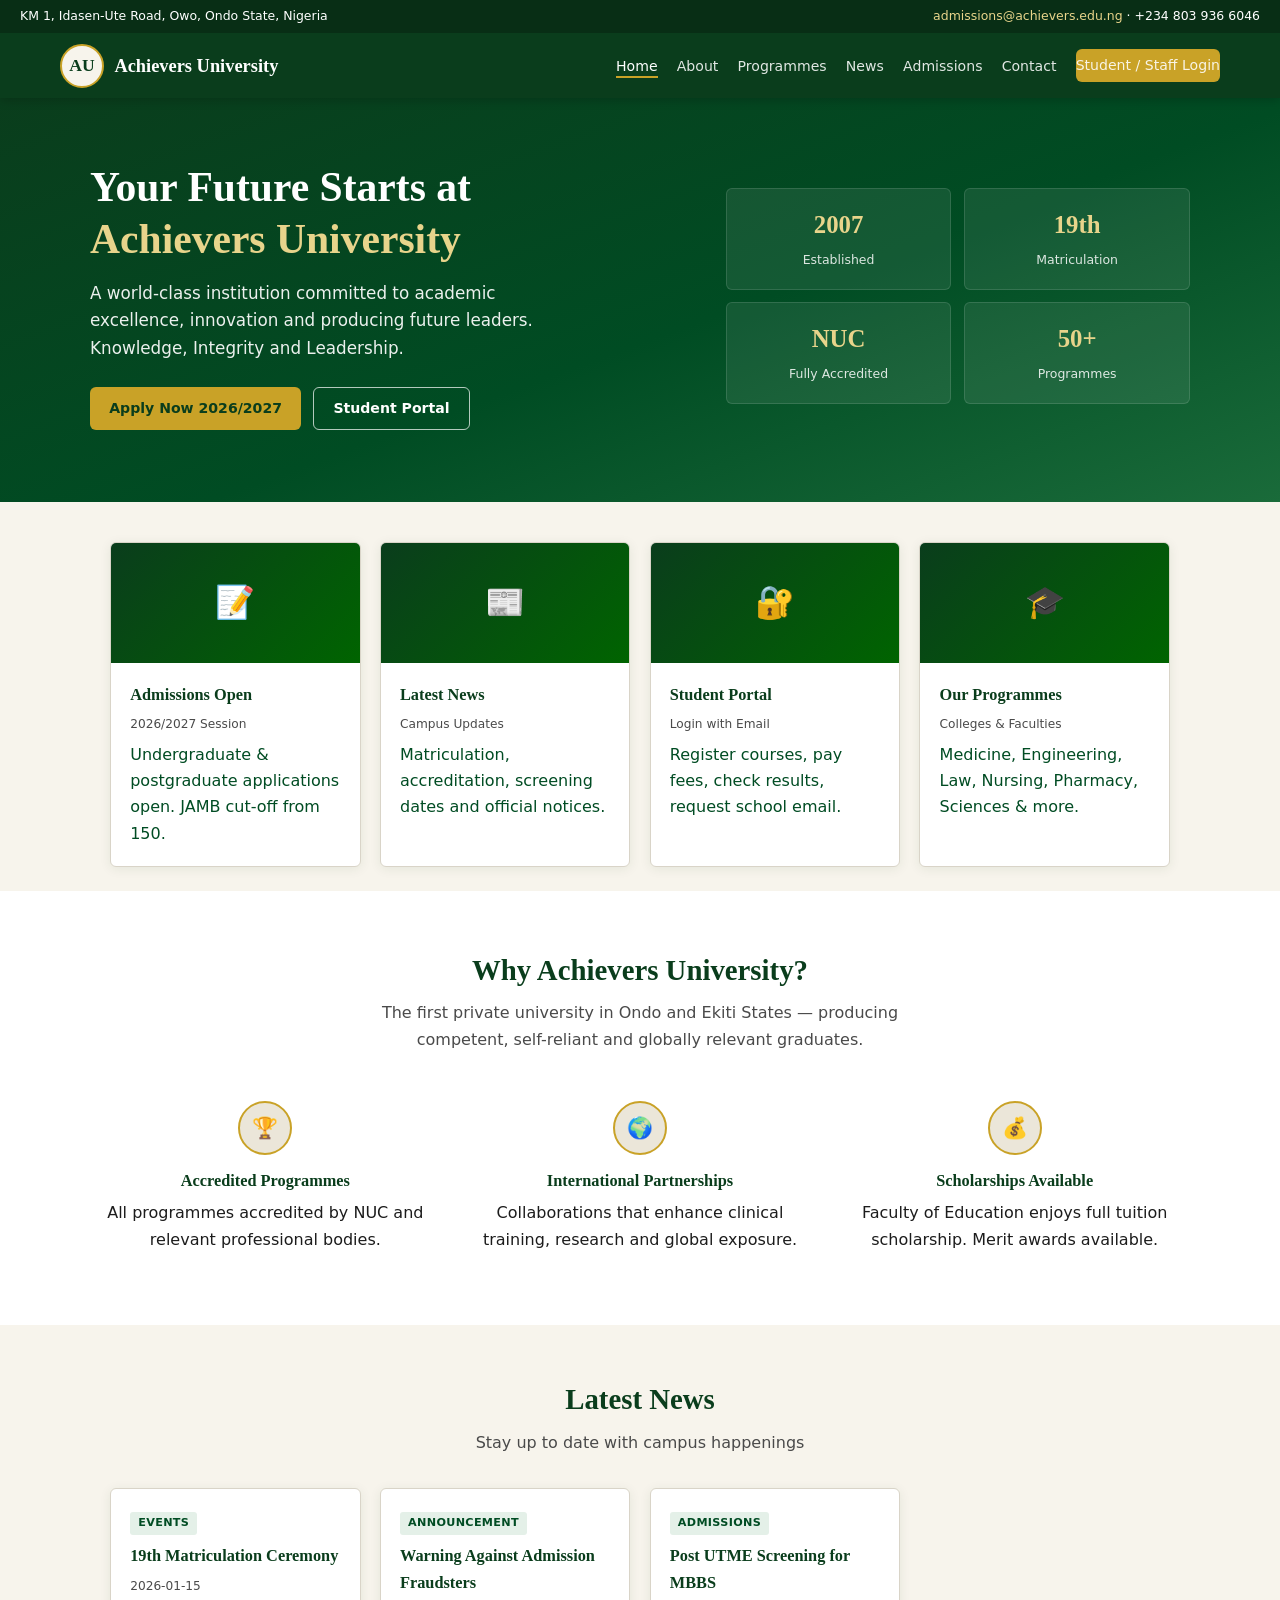
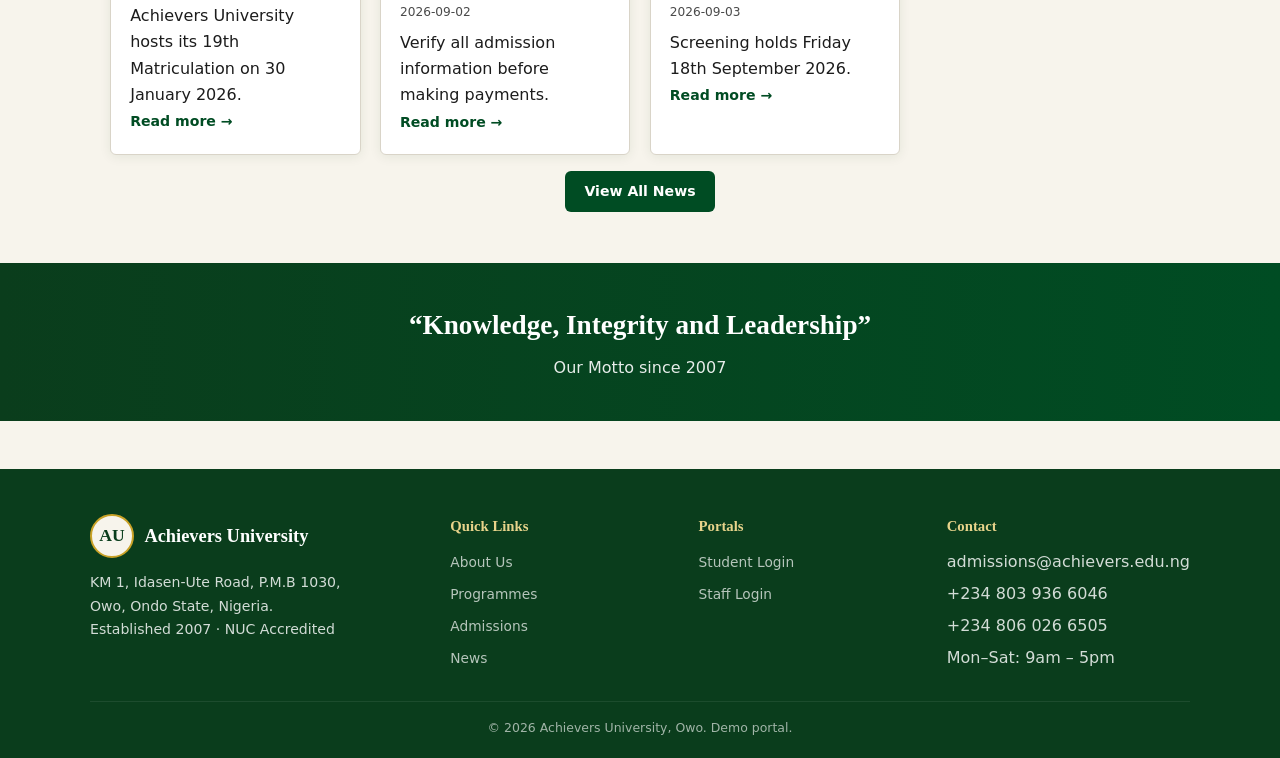
<file: achievers-uni-v2/index.html>
<!DOCTYPE html>
<html lang="en">
<head>
  <meta charset="UTF-8">
  <meta name="viewport" content="width=device-width, initial-scale=1.0">
  <title>Achievers University, Owo | Knowledge, Integrity & Leadership</title>
  <link rel="stylesheet" href="css/style.css">
</head>
<body>
  <header class="site-header">
    <div class="header-top">
      <div>KM 1, Idasen-Ute Road, Owo, Ondo State, Nigeria</div>
      <div><a href="mailto:admissions@achievers.edu.ng">admissions@achievers.edu.ng</a> · +234 803 936 6046</div>
    </div>
    <nav class="main-nav">
      <a href="index.html" class="logo"><div class="logo-icon">AU</div><div>Achievers University</div></a>
      <button class="nav-toggle" aria-label="Menu">☰</button>
      <ul class="nav-links">
        <li><a href="index.html" class="active">Home</a></li>
        <li><a href="about.html">About</a></li>
        <li><a href="programmes.html">Programmes</a></li>
        <li><a href="news.html">News</a></li>
        <li><a href="admissions.html">Admissions</a></li>
        <li><a href="contact.html">Contact</a></li>
        <li><a href="login.html" class="btn btn-primary btn-sm">Student / Staff Login</a></li>
      </ul>
    </nav>
  </header>

  <section class="hero">
    <div class="hero-content">
      <div>
        <h1>Your Future Starts at<br><span>Achievers University</span></h1>
        <p>A world-class institution committed to academic excellence, innovation and producing future leaders. Knowledge, Integrity and Leadership.</p>
        <div class="hero-actions">
          <a href="admissions.html" class="btn btn-primary">Apply Now 2026/2027</a>
          <a href="login.html" class="btn btn-outline">Student Portal</a>
        </div>
      </div>
      <div class="hero-stats">
        <div class="stat-card"><strong>2007</strong><span>Established</span></div>
        <div class="stat-card"><strong>19th</strong><span>Matriculation</span></div>
        <div class="stat-card"><strong>NUC</strong><span>Fully Accredited</span></div>
        <div class="stat-card"><strong>50+</strong><span>Programmes</span></div>
      </div>
    </div>
  </section>

  <section class="section" style="padding-top:2.5rem;padding-bottom:1.5rem">
    <div class="cards-grid">
      <a href="admissions.html" class="card"><div class="card-img">📝</div><div class="card-body"><h3>Admissions Open</h3><p class="meta">2026/2027 Session</p><p>Undergraduate & postgraduate applications open. JAMB cut-off from 150.</p></div></a>
      <a href="news.html" class="card"><div class="card-img">📰</div><div class="card-body"><h3>Latest News</h3><p class="meta">Campus Updates</p><p>Matriculation, accreditation, screening dates and official notices.</p></div></a>
      <a href="login.html" class="card"><div class="card-img">🔐</div><div class="card-body"><h3>Student Portal</h3><p class="meta">Login with Email</p><p>Register courses, pay fees, check results, request school email.</p></div></a>
      <a href="programmes.html" class="card"><div class="card-img">🎓</div><div class="card-body"><h3>Our Programmes</h3><p class="meta">Colleges & Faculties</p><p>Medicine, Engineering, Law, Nursing, Pharmacy, Sciences & more.</p></div></a>
    </div>
  </section>

  <section class="section" style="background:#fff;max-width:100%;padding:3.5rem 1.25rem">
    <div style="max-width:1100px;margin:0 auto">
      <div class="section-header">
        <h2>Why Achievers University?</h2>
        <p>The first private university in Ondo and Ekiti States — producing competent, self-reliant and globally relevant graduates.</p>
      </div>
      <div class="features">
        <div class="feature"><div class="feature-icon">🏆</div><h3>Accredited Programmes</h3><p>All programmes accredited by NUC and relevant professional bodies.</p></div>
        <div class="feature"><div class="feature-icon">🌍</div><h3>International Partnerships</h3><p>Collaborations that enhance clinical training, research and global exposure.</p></div>
        <div class="feature"><div class="feature-icon">💰</div><h3>Scholarships Available</h3><p>Faculty of Education enjoys full tuition scholarship. Merit awards available.</p></div>
      </div>
    </div>
  </section>

  <section class="section">
    <div class="section-header"><h2>Latest News</h2><p>Stay up to date with campus happenings</p></div>
    <div class="cards-grid" id="newsPreview"></div>
    <div class="text-center mt-2"><a href="news.html" class="btn btn-green">View All News</a></div>
  </section>

  <section style="background:linear-gradient(90deg,var(--green-deep),var(--green));color:#fff;padding:2.5rem 1.25rem;text-align:center">
    <h2 style="font-family:var(--font);font-size:1.7rem;margin-bottom:.4rem">“Knowledge, Integrity and Leadership”</h2>
    <p style="opacity:.9">Our Motto since 2007</p>
  </section>

  <footer class="site-footer">
    <div class="footer-grid">
      <div>
        <div class="logo" style="margin-bottom:.8rem"><div class="logo-icon">AU</div><strong>Achievers University</strong></div>
        <p style="font-size:.88rem;line-height:1.7">KM 1, Idasen-Ute Road, P.M.B 1030,<br>Owo, Ondo State, Nigeria.<br>Established 2007 · NUC Accredited</p>
      </div>
      <div><h4>Quick Links</h4><ul><li><a href="about.html">About Us</a></li><li><a href="programmes.html">Programmes</a></li><li><a href="admissions.html">Admissions</a></li><li><a href="news.html">News</a></li></ul></div>
      <div><h4>Portals</h4><ul><li><a href="login.html">Student Login</a></li><li><a href="login.html">Staff Login</a></li></ul></div>
      <div><h4>Contact</h4><ul><li>admissions@achievers.edu.ng</li><li>+234 803 936 6046</li><li>+234 806 026 6505</li><li>Mon–Sat: 9am – 5pm</li></ul></div>
    </div>
    <div class="footer-bottom">© 2026 Achievers University, Owo. Demo portal.</div>
  </footer>
  <script src="js/app.js"></script>
  <script>
    const db = getDB();
    document.getElementById('newsPreview').innerHTML = db.news.slice(0,3).map(n => `
      <div class="card"><div class="card-body">
        <span class="badge badge-green">${n.category}</span>
        <h3 style="margin-top:.5rem">${n.title}</h3>
        <p class="meta">${n.date}</p>
        <p>${n.excerpt}</p>
        <a href="news.html" style="font-weight:600;font-size:.88rem">Read more →</a>
      </div></div>`).join('');
  </script>
</body>
</html>
</file>
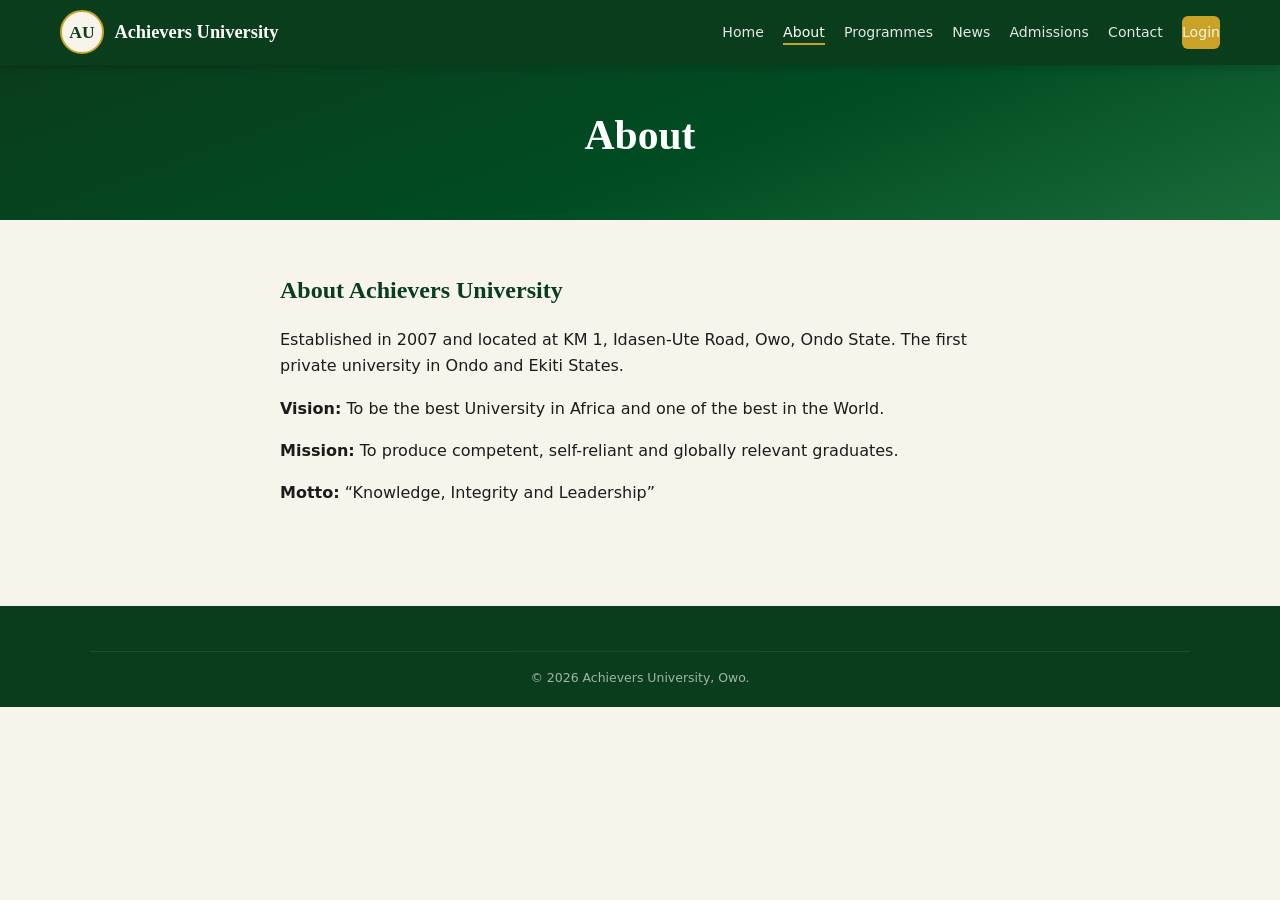
<file: achievers-uni-v2/about.html>
<!DOCTYPE html>
<html lang="en">
<head>
  <meta charset="UTF-8">
  <meta name="viewport" content="width=device-width, initial-scale=1.0">
  <title>About | Achievers University</title>
  <link rel="stylesheet" href="css/style.css">
</head>
<body>
  <header class="site-header">
    <nav class="main-nav">
      <a href="index.html" class="logo"><div class="logo-icon">AU</div><div>Achievers University</div></a>
      <button class="nav-toggle">☰</button>
      <ul class="nav-links">
        <li><a href="index.html">Home</a></li>
        <li><a href="about.html" class="active" about>About</a></li>
        <li><a href="programmes.html" about>Programmes</a></li>
        <li><a href="news.html" about>News</a></li>
        <li><a href="admissions.html" about>Admissions</a></li>
        <li><a href="contact.html" about>Contact</a></li>
        <li><a href="login.html" class="btn btn-primary btn-sm">Login</a></li>
      </ul>
    </nav>
  </header>
  <section class="hero" style="padding:2.8rem 1.25rem">
    <div style="max-width:900px;margin:0 auto;text-align:center">
      <h1 style="font-family:var(--font)">About</h1>
    </div>
  </section>
  <section class="section" id="mainContent"></section>
  <footer class="site-footer"><div class="footer-bottom">© 2026 Achievers University, Owo.</div></footer>
  <script src="js/app.js"></script>
  <script>
    const content = {
      about: `<div style="max-width:720px;margin:0 auto"><h2 style="font-family:var(--font);color:var(--green-deep);margin-bottom:1rem">About Achievers University</h2>
        <p style="margin-bottom:1rem">Established in 2007 and located at KM 1, Idasen-Ute Road, Owo, Ondo State. The first private university in Ondo and Ekiti States.</p>
        <p style="margin-bottom:1rem"><strong>Vision:</strong> To be the best University in Africa and one of the best in the World.</p>
        <p style="margin-bottom:1rem"><strong>Mission:</strong> To produce competent, self-reliant and globally relevant graduates.</p>
        <p><strong>Motto:</strong> “Knowledge, Integrity and Leadership”</p></div>`,
      programmes: `<div class="cards-grid">
        <div class="card"><div class="card-body"><span class="badge badge-green">Medicine</span><h3 style="margin-top:.5rem">MBBS – Medicine & Surgery</h3><p class="meta">6 years</p></div></div>
        <div class="card"><div class="card-body"><span class="badge badge-green">Pharmacy</span><h3 style="margin-top:.5rem">Pharm.D – Doctor of Pharmacy</h3><p class="meta">6 years</p></div></div>
        <div class="card"><div class="card-body"><span class="badge badge-green">Nursing</span><h3 style="margin-top:.5rem">B.NSc. Nursing Science</h3><p class="meta">5 years</p></div></div>
        <div class="card"><div class="card-body"><span class="badge badge-gold">Engineering</span><h3 style="margin-top:.5rem">B.Eng. Electrical / Computer / Mechanical / Civil</h3><p class="meta">5 years</p></div></div>
        <div class="card"><div class="card-body"><span class="badge badge-gold">Law</span><h3 style="margin-top:.5rem">LL.B. Bachelor of Laws</h3><p class="meta">5 years</p></div></div>
        <div class="card"><div class="card-body"><span class="badge badge-green">Sciences</span><h3 style="margin-top:.5rem">B.Sc. Computer Science, Microbiology, Geology…</h3><p class="meta">4 years</p></div></div>
      </div><p class="text-center mt-2 text-muted">JAMB cut-off: 150 (higher for Medicine)</p>`,
      news: '',
      admissions: `<div style="max-width:720px;margin:0 auto">
        <h2 style="font-family:var(--font);color:var(--green-deep);margin-bottom:1rem">Admissions 2026/2027</h2>
        <p style="margin-bottom:1rem">Applications are open for undergraduate and postgraduate programmes.</p>
        <h3 style="margin:1rem 0 .5rem">UTME Requirements</h3>
        <ul style="line-height:1.9;margin-bottom:1rem"><li>Minimum JAMB score of 150 (higher for Medicine)</li><li>Five O'Level credits including English and Mathematics</li></ul>
        <h3 style="margin:1rem 0 .5rem">How to Apply</h3>
        <ol style="line-height:1.9"><li>Visit apply.achievers.edu.ng</li><li>Create an account and complete the form</li><li>Attend screening at the University Registry, Owo</li></ol>
        <div class="alert alert-warning" style="margin-top:1.5rem"><strong>Beware of fraudsters!</strong> Only pay through official portals.</div>
      </div>`,
      contact: `<div class="cards-grid">
        <div class="card"><div class="card-body"><h3>📍 Address</h3><p>KM 1, Idasen-Ute Road,<br>P.M.B 1030, Owo,<br>Ondo State, Nigeria.</p></div></div>
        <div class="card"><div class="card-body"><h3>📞 Phone</h3><p>+234 803 936 6046<br>+234 806 026 6505</p></div></div>
        <div class="card"><div class="card-body"><h3>✉️ Email</h3><p>admissions@achievers.edu.ng</p></div></div>
        <div class="card"><div class="card-body"><h3>🕐 Hours</h3><p>Mon–Sat: 9:00 AM – 5:00 PM</p></div></div>
      </div>`
    };
    if ('about' === 'news') {
      const db = getDB();
      document.getElementById('mainContent').innerHTML = '<div class="cards-grid">' + db.news.map(n => `
        <div class="card"><div class="card-body">
          <span class="badge badge-green">${n.category}</span>
          <h3 style="margin-top:.5rem">${n.title}</h3>
          <p class="meta">${n.date}</p>
          <p>${n.excerpt}</p>
          <details style="margin-top:.6rem"><summary style="cursor:pointer;color:var(--green);font-weight:600">Read full</summary>
          <p style="margin-top:.5rem">${n.content}</p></details>
        </div></div>`).join('') + '</div>';
    } else {
      document.getElementById('mainContent').innerHTML = content['about'] || '';
    }
  </script>
</body>
</html>
</file>
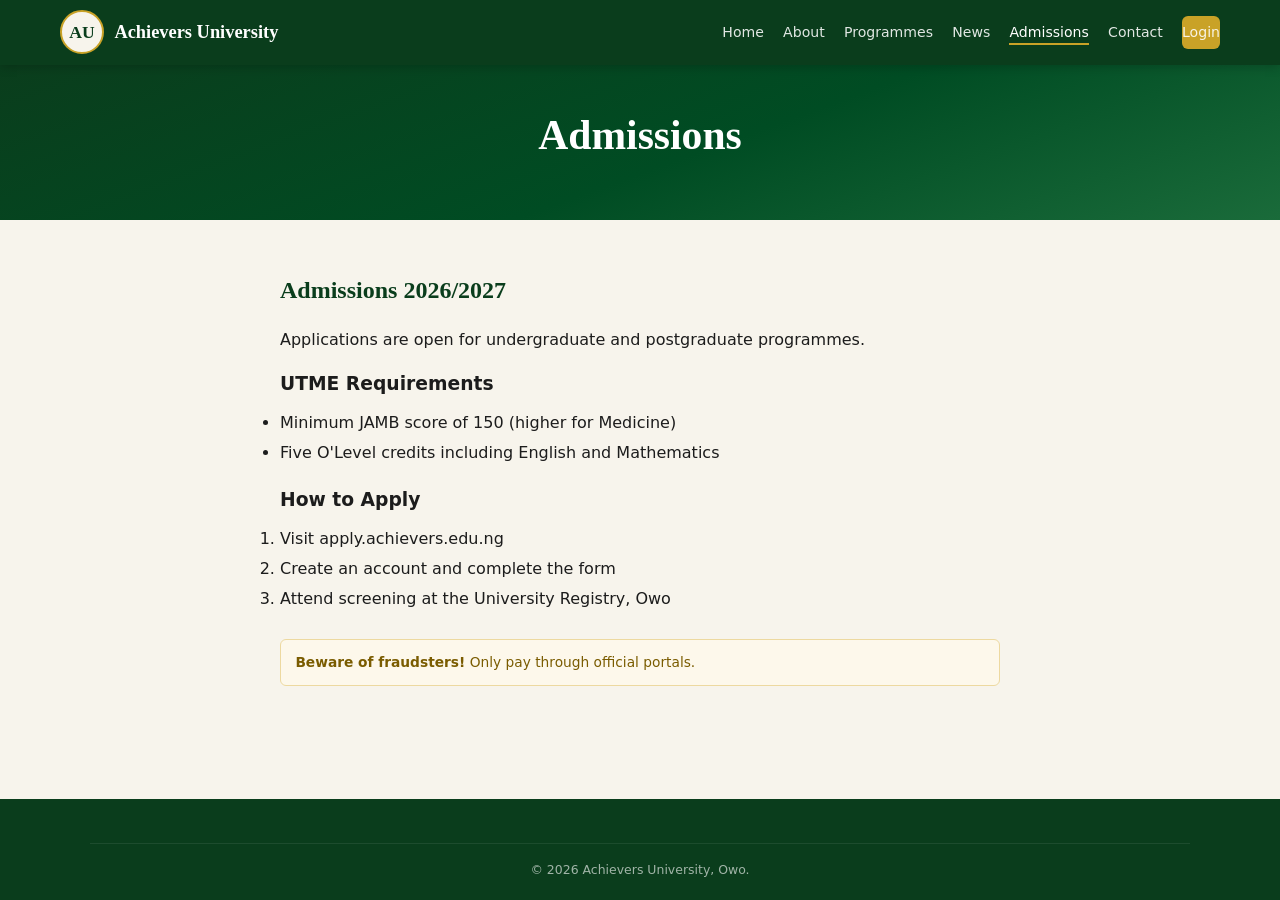
<file: achievers-uni-v2/admissions.html>
<!DOCTYPE html>
<html lang="en">
<head>
  <meta charset="UTF-8">
  <meta name="viewport" content="width=device-width, initial-scale=1.0">
  <title>Admissions | Achievers University</title>
  <link rel="stylesheet" href="css/style.css">
</head>
<body>
  <header class="site-header">
    <nav class="main-nav">
      <a href="index.html" class="logo"><div class="logo-icon">AU</div><div>Achievers University</div></a>
      <button class="nav-toggle">☰</button>
      <ul class="nav-links">
        <li><a href="index.html">Home</a></li>
        <li><a href="about.html" admissions>About</a></li>
        <li><a href="programmes.html" admissions>Programmes</a></li>
        <li><a href="news.html" admissions>News</a></li>
        <li><a href="admissions.html" class="active" admissions>Admissions</a></li>
        <li><a href="contact.html" admissions>Contact</a></li>
        <li><a href="login.html" class="btn btn-primary btn-sm">Login</a></li>
      </ul>
    </nav>
  </header>
  <section class="hero" style="padding:2.8rem 1.25rem">
    <div style="max-width:900px;margin:0 auto;text-align:center">
      <h1 style="font-family:var(--font)">Admissions</h1>
    </div>
  </section>
  <section class="section" id="mainContent"></section>
  <footer class="site-footer"><div class="footer-bottom">© 2026 Achievers University, Owo.</div></footer>
  <script src="js/app.js"></script>
  <script>
    const content = {
      about: `<div style="max-width:720px;margin:0 auto"><h2 style="font-family:var(--font);color:var(--green-deep);margin-bottom:1rem">About Achievers University</h2>
        <p style="margin-bottom:1rem">Established in 2007 and located at KM 1, Idasen-Ute Road, Owo, Ondo State. The first private university in Ondo and Ekiti States.</p>
        <p style="margin-bottom:1rem"><strong>Vision:</strong> To be the best University in Africa and one of the best in the World.</p>
        <p style="margin-bottom:1rem"><strong>Mission:</strong> To produce competent, self-reliant and globally relevant graduates.</p>
        <p><strong>Motto:</strong> “Knowledge, Integrity and Leadership”</p></div>`,
      programmes: `<div class="cards-grid">
        <div class="card"><div class="card-body"><span class="badge badge-green">Medicine</span><h3 style="margin-top:.5rem">MBBS – Medicine & Surgery</h3><p class="meta">6 years</p></div></div>
        <div class="card"><div class="card-body"><span class="badge badge-green">Pharmacy</span><h3 style="margin-top:.5rem">Pharm.D – Doctor of Pharmacy</h3><p class="meta">6 years</p></div></div>
        <div class="card"><div class="card-body"><span class="badge badge-green">Nursing</span><h3 style="margin-top:.5rem">B.NSc. Nursing Science</h3><p class="meta">5 years</p></div></div>
        <div class="card"><div class="card-body"><span class="badge badge-gold">Engineering</span><h3 style="margin-top:.5rem">B.Eng. Electrical / Computer / Mechanical / Civil</h3><p class="meta">5 years</p></div></div>
        <div class="card"><div class="card-body"><span class="badge badge-gold">Law</span><h3 style="margin-top:.5rem">LL.B. Bachelor of Laws</h3><p class="meta">5 years</p></div></div>
        <div class="card"><div class="card-body"><span class="badge badge-green">Sciences</span><h3 style="margin-top:.5rem">B.Sc. Computer Science, Microbiology, Geology…</h3><p class="meta">4 years</p></div></div>
      </div><p class="text-center mt-2 text-muted">JAMB cut-off: 150 (higher for Medicine)</p>`,
      news: '',
      admissions: `<div style="max-width:720px;margin:0 auto">
        <h2 style="font-family:var(--font);color:var(--green-deep);margin-bottom:1rem">Admissions 2026/2027</h2>
        <p style="margin-bottom:1rem">Applications are open for undergraduate and postgraduate programmes.</p>
        <h3 style="margin:1rem 0 .5rem">UTME Requirements</h3>
        <ul style="line-height:1.9;margin-bottom:1rem"><li>Minimum JAMB score of 150 (higher for Medicine)</li><li>Five O'Level credits including English and Mathematics</li></ul>
        <h3 style="margin:1rem 0 .5rem">How to Apply</h3>
        <ol style="line-height:1.9"><li>Visit apply.achievers.edu.ng</li><li>Create an account and complete the form</li><li>Attend screening at the University Registry, Owo</li></ol>
        <div class="alert alert-warning" style="margin-top:1.5rem"><strong>Beware of fraudsters!</strong> Only pay through official portals.</div>
      </div>`,
      contact: `<div class="cards-grid">
        <div class="card"><div class="card-body"><h3>📍 Address</h3><p>KM 1, Idasen-Ute Road,<br>P.M.B 1030, Owo,<br>Ondo State, Nigeria.</p></div></div>
        <div class="card"><div class="card-body"><h3>📞 Phone</h3><p>+234 803 936 6046<br>+234 806 026 6505</p></div></div>
        <div class="card"><div class="card-body"><h3>✉️ Email</h3><p>admissions@achievers.edu.ng</p></div></div>
        <div class="card"><div class="card-body"><h3>🕐 Hours</h3><p>Mon–Sat: 9:00 AM – 5:00 PM</p></div></div>
      </div>`
    };
    if ('admissions' === 'news') {
      const db = getDB();
      document.getElementById('mainContent').innerHTML = '<div class="cards-grid">' + db.news.map(n => `
        <div class="card"><div class="card-body">
          <span class="badge badge-green">${n.category}</span>
          <h3 style="margin-top:.5rem">${n.title}</h3>
          <p class="meta">${n.date}</p>
          <p>${n.excerpt}</p>
          <details style="margin-top:.6rem"><summary style="cursor:pointer;color:var(--green);font-weight:600">Read full</summary>
          <p style="margin-top:.5rem">${n.content}</p></details>
        </div></div>`).join('') + '</div>';
    } else {
      document.getElementById('mainContent').innerHTML = content['admissions'] || '';
    }
  </script>
</body>
</html>
</file>
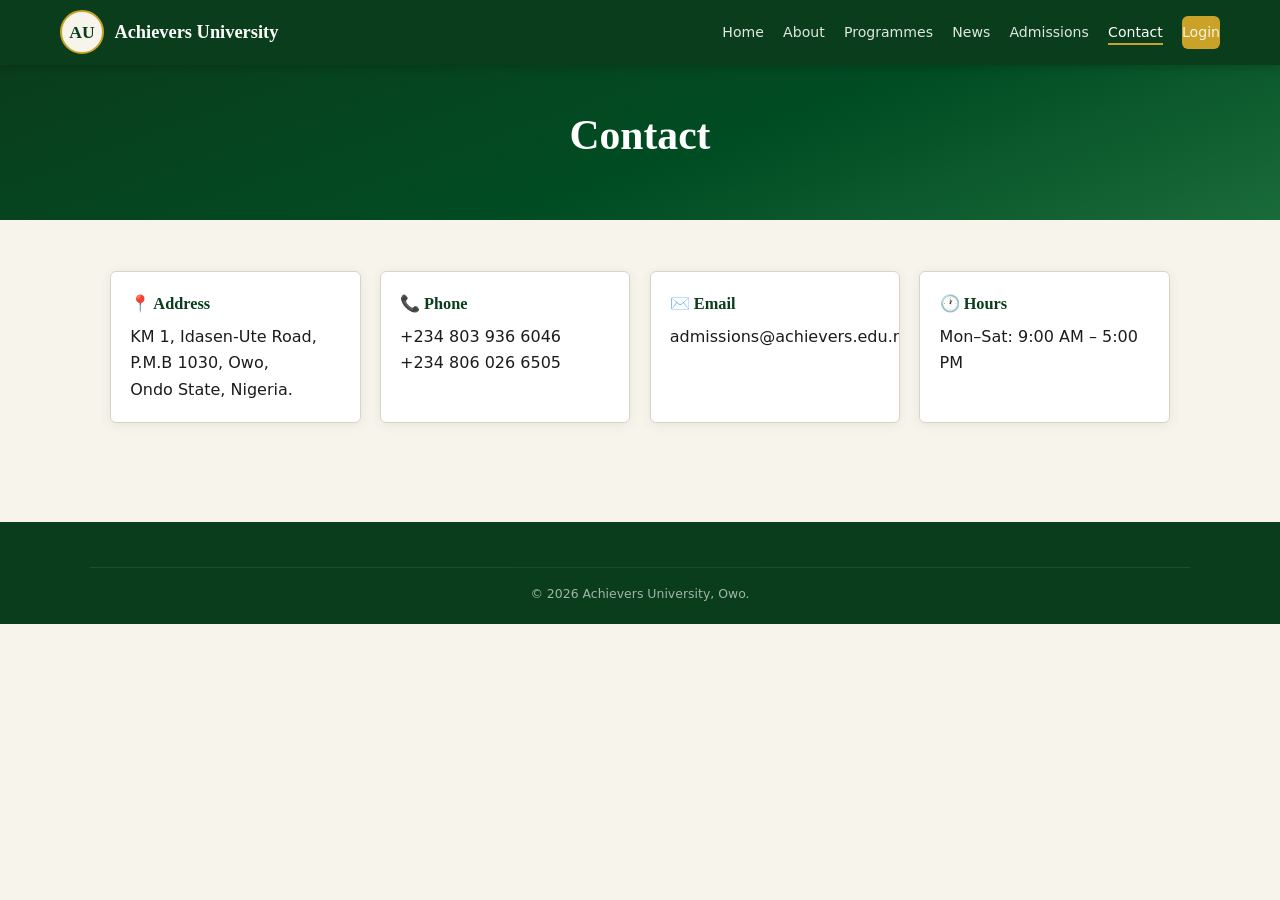
<file: achievers-uni-v2/contact.html>
<!DOCTYPE html>
<html lang="en">
<head>
  <meta charset="UTF-8">
  <meta name="viewport" content="width=device-width, initial-scale=1.0">
  <title>Contact | Achievers University</title>
  <link rel="stylesheet" href="css/style.css">
</head>
<body>
  <header class="site-header">
    <nav class="main-nav">
      <a href="index.html" class="logo"><div class="logo-icon">AU</div><div>Achievers University</div></a>
      <button class="nav-toggle">☰</button>
      <ul class="nav-links">
        <li><a href="index.html">Home</a></li>
        <li><a href="about.html" contact>About</a></li>
        <li><a href="programmes.html" contact>Programmes</a></li>
        <li><a href="news.html" contact>News</a></li>
        <li><a href="admissions.html" contact>Admissions</a></li>
        <li><a href="contact.html" class="active" contact>Contact</a></li>
        <li><a href="login.html" class="btn btn-primary btn-sm">Login</a></li>
      </ul>
    </nav>
  </header>
  <section class="hero" style="padding:2.8rem 1.25rem">
    <div style="max-width:900px;margin:0 auto;text-align:center">
      <h1 style="font-family:var(--font)">Contact</h1>
    </div>
  </section>
  <section class="section" id="mainContent"></section>
  <footer class="site-footer"><div class="footer-bottom">© 2026 Achievers University, Owo.</div></footer>
  <script src="js/app.js"></script>
  <script>
    const content = {
      about: `<div style="max-width:720px;margin:0 auto"><h2 style="font-family:var(--font);color:var(--green-deep);margin-bottom:1rem">About Achievers University</h2>
        <p style="margin-bottom:1rem">Established in 2007 and located at KM 1, Idasen-Ute Road, Owo, Ondo State. The first private university in Ondo and Ekiti States.</p>
        <p style="margin-bottom:1rem"><strong>Vision:</strong> To be the best University in Africa and one of the best in the World.</p>
        <p style="margin-bottom:1rem"><strong>Mission:</strong> To produce competent, self-reliant and globally relevant graduates.</p>
        <p><strong>Motto:</strong> “Knowledge, Integrity and Leadership”</p></div>`,
      programmes: `<div class="cards-grid">
        <div class="card"><div class="card-body"><span class="badge badge-green">Medicine</span><h3 style="margin-top:.5rem">MBBS – Medicine & Surgery</h3><p class="meta">6 years</p></div></div>
        <div class="card"><div class="card-body"><span class="badge badge-green">Pharmacy</span><h3 style="margin-top:.5rem">Pharm.D – Doctor of Pharmacy</h3><p class="meta">6 years</p></div></div>
        <div class="card"><div class="card-body"><span class="badge badge-green">Nursing</span><h3 style="margin-top:.5rem">B.NSc. Nursing Science</h3><p class="meta">5 years</p></div></div>
        <div class="card"><div class="card-body"><span class="badge badge-gold">Engineering</span><h3 style="margin-top:.5rem">B.Eng. Electrical / Computer / Mechanical / Civil</h3><p class="meta">5 years</p></div></div>
        <div class="card"><div class="card-body"><span class="badge badge-gold">Law</span><h3 style="margin-top:.5rem">LL.B. Bachelor of Laws</h3><p class="meta">5 years</p></div></div>
        <div class="card"><div class="card-body"><span class="badge badge-green">Sciences</span><h3 style="margin-top:.5rem">B.Sc. Computer Science, Microbiology, Geology…</h3><p class="meta">4 years</p></div></div>
      </div><p class="text-center mt-2 text-muted">JAMB cut-off: 150 (higher for Medicine)</p>`,
      news: '',
      admissions: `<div style="max-width:720px;margin:0 auto">
        <h2 style="font-family:var(--font);color:var(--green-deep);margin-bottom:1rem">Admissions 2026/2027</h2>
        <p style="margin-bottom:1rem">Applications are open for undergraduate and postgraduate programmes.</p>
        <h3 style="margin:1rem 0 .5rem">UTME Requirements</h3>
        <ul style="line-height:1.9;margin-bottom:1rem"><li>Minimum JAMB score of 150 (higher for Medicine)</li><li>Five O'Level credits including English and Mathematics</li></ul>
        <h3 style="margin:1rem 0 .5rem">How to Apply</h3>
        <ol style="line-height:1.9"><li>Visit apply.achievers.edu.ng</li><li>Create an account and complete the form</li><li>Attend screening at the University Registry, Owo</li></ol>
        <div class="alert alert-warning" style="margin-top:1.5rem"><strong>Beware of fraudsters!</strong> Only pay through official portals.</div>
      </div>`,
      contact: `<div class="cards-grid">
        <div class="card"><div class="card-body"><h3>📍 Address</h3><p>KM 1, Idasen-Ute Road,<br>P.M.B 1030, Owo,<br>Ondo State, Nigeria.</p></div></div>
        <div class="card"><div class="card-body"><h3>📞 Phone</h3><p>+234 803 936 6046<br>+234 806 026 6505</p></div></div>
        <div class="card"><div class="card-body"><h3>✉️ Email</h3><p>admissions@achievers.edu.ng</p></div></div>
        <div class="card"><div class="card-body"><h3>🕐 Hours</h3><p>Mon–Sat: 9:00 AM – 5:00 PM</p></div></div>
      </div>`
    };
    if ('contact' === 'news') {
      const db = getDB();
      document.getElementById('mainContent').innerHTML = '<div class="cards-grid">' + db.news.map(n => `
        <div class="card"><div class="card-body">
          <span class="badge badge-green">${n.category}</span>
          <h3 style="margin-top:.5rem">${n.title}</h3>
          <p class="meta">${n.date}</p>
          <p>${n.excerpt}</p>
          <details style="margin-top:.6rem"><summary style="cursor:pointer;color:var(--green);font-weight:600">Read full</summary>
          <p style="margin-top:.5rem">${n.content}</p></details>
        </div></div>`).join('') + '</div>';
    } else {
      document.getElementById('mainContent').innerHTML = content['contact'] || '';
    }
  </script>
</body>
</html>
</file>
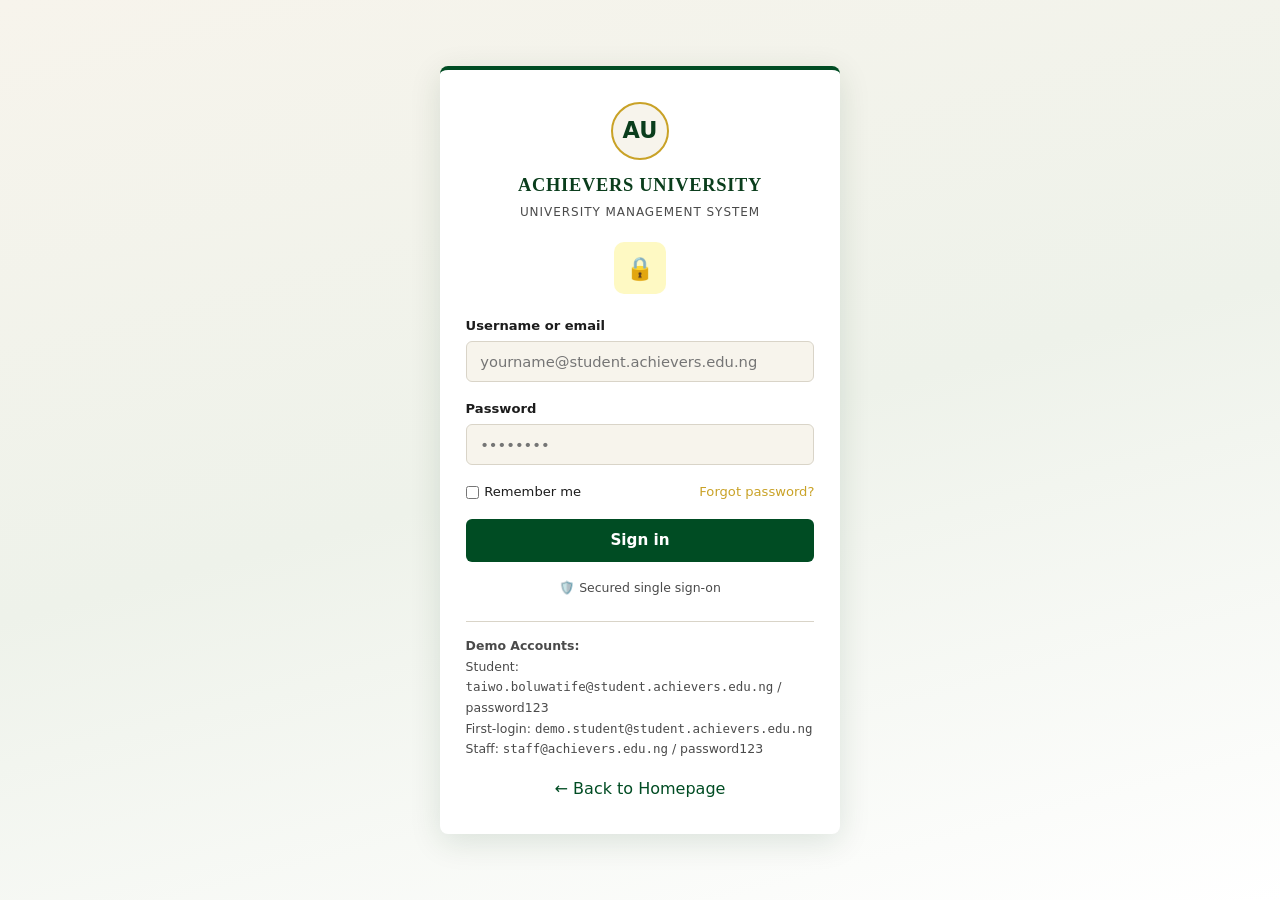
<file: achievers-uni-v2/login.html>
<!DOCTYPE html>
<html lang="en">
<head>
  <meta charset="UTF-8">
  <meta name="viewport" content="width=device-width, initial-scale=1.0">
  <title>Login | Achievers University</title>
  <link rel="stylesheet" href="css/style.css">
</head>
<body>
  <div class="login-page">
    <div class="login-card">
      <div class="login-logo">
        <div class="logo-icon">AU</div>
        <h1>ACHIEVERS UNIVERSITY</h1>
        <p>University Management System</p>
      </div>
      <div style="text-align:center;margin-bottom:1.3rem">
        <div style="width:52px;height:52px;background:#fef9c3;border-radius:10px;display:inline-flex;align-items:center;justify-content:center;font-size:1.4rem">🔒</div>
      </div>

      <div id="loginForm">
        <div id="loginAlert" class="hidden"></div>
        <div class="form-group">
          <label>Username or email</label>
          <input type="email" id="email" class="form-control" placeholder="yourname@student.achievers.edu.ng">
        </div>
        <div class="form-group">
          <label>Password</label>
          <input type="password" id="password" class="form-control" placeholder="••••••••">
        </div>
        <div class="form-row">
          <label style="display:flex;align-items:center;gap:.35rem;font-weight:400"><input type="checkbox"> Remember me</label>
          <a href="#" style="color:var(--gold)">Forgot password?</a>
        </div>
        <button type="button" class="btn btn-green" onclick="doLogin()">Sign in</button>
        <p class="text-center mt-2" style="font-size:.78rem;color:var(--text-soft)">🛡️ Secured single sign-on</p>
      </div>

      <div id="setPasswordForm" class="hidden">
        <div class="alert alert-info">First login detected. Please create your password.</div>
        <div class="form-group"><label>Email</label><input type="email" id="setEmail" class="form-control" readonly></div>
        <div class="form-group"><label>Create Password</label><input type="password" id="newPassword" class="form-control" placeholder="Min. 6 characters"></div>
        <div class="form-group"><label>Confirm Password</label><input type="password" id="confirmPassword" class="form-control"></div>
        <div id="setPassAlert" class="hidden"></div>
        <button type="button" class="btn btn-green" onclick="doSetPassword()">Create Password & Sign in</button>
      </div>

      <div style="margin-top:1.4rem;padding-top:.9rem;border-top:1px solid var(--border);font-size:.78rem;color:var(--text-soft)">
        <strong>Demo Accounts:</strong><br>
        Student: <code>taiwo.boluwatife@student.achievers.edu.ng</code> / password123<br>
        First-login: <code>demo.student@student.achievers.edu.ng</code><br>
        Staff: <code>staff@achievers.edu.ng</code> / password123
      </div>
      <p class="text-center mt-2"><a href="index.html">← Back to Homepage</a></p>
    </div>
  </div>
  <script src="js/app.js"></script>
  <script>
    function showAlert(el, msg, type) {
      el.className = 'alert alert-' + type;
      el.textContent = msg;
      el.classList.remove('hidden');
    }
    function doLogin() {
      const email = document.getElementById('email').value.trim();
      const password = document.getElementById('password').value;
      if (!email || !password) { showAlert(document.getElementById('loginAlert'), 'Enter email and password', 'error'); return; }
      const res = login(email, password);
      if (res.firstLogin) {
        document.getElementById('loginForm').classList.add('hidden');
        document.getElementById('setPasswordForm').classList.remove('hidden');
        document.getElementById('setEmail').value = res.email;
        return;
      }
      if (res.error) { showAlert(document.getElementById('loginAlert'), res.error, 'error'); return; }
      if (res.user.role === 'student') location.href = 'student/dashboard.html';
      else location.href = 'staff/dashboard.html';
    }
    function doSetPassword() {
      const email = document.getElementById('setEmail').value;
      const p1 = document.getElementById('newPassword').value;
      const p2 = document.getElementById('confirmPassword').value;
      if (p1 !== p2) { showAlert(document.getElementById('setPassAlert'), 'Passwords do not match', 'error'); return; }
      const res = setPassword(email, p1);
      if (res.error) { showAlert(document.getElementById('setPassAlert'), res.error, 'error'); return; }
      if (res.user.role === 'student') location.href = 'student/dashboard.html';
      else location.href = 'staff/dashboard.html';
    }
    document.getElementById('password').addEventListener('keypress', e => { if (e.key === 'Enter') doLogin(); });
  </script>
</body>
</html>
</file>
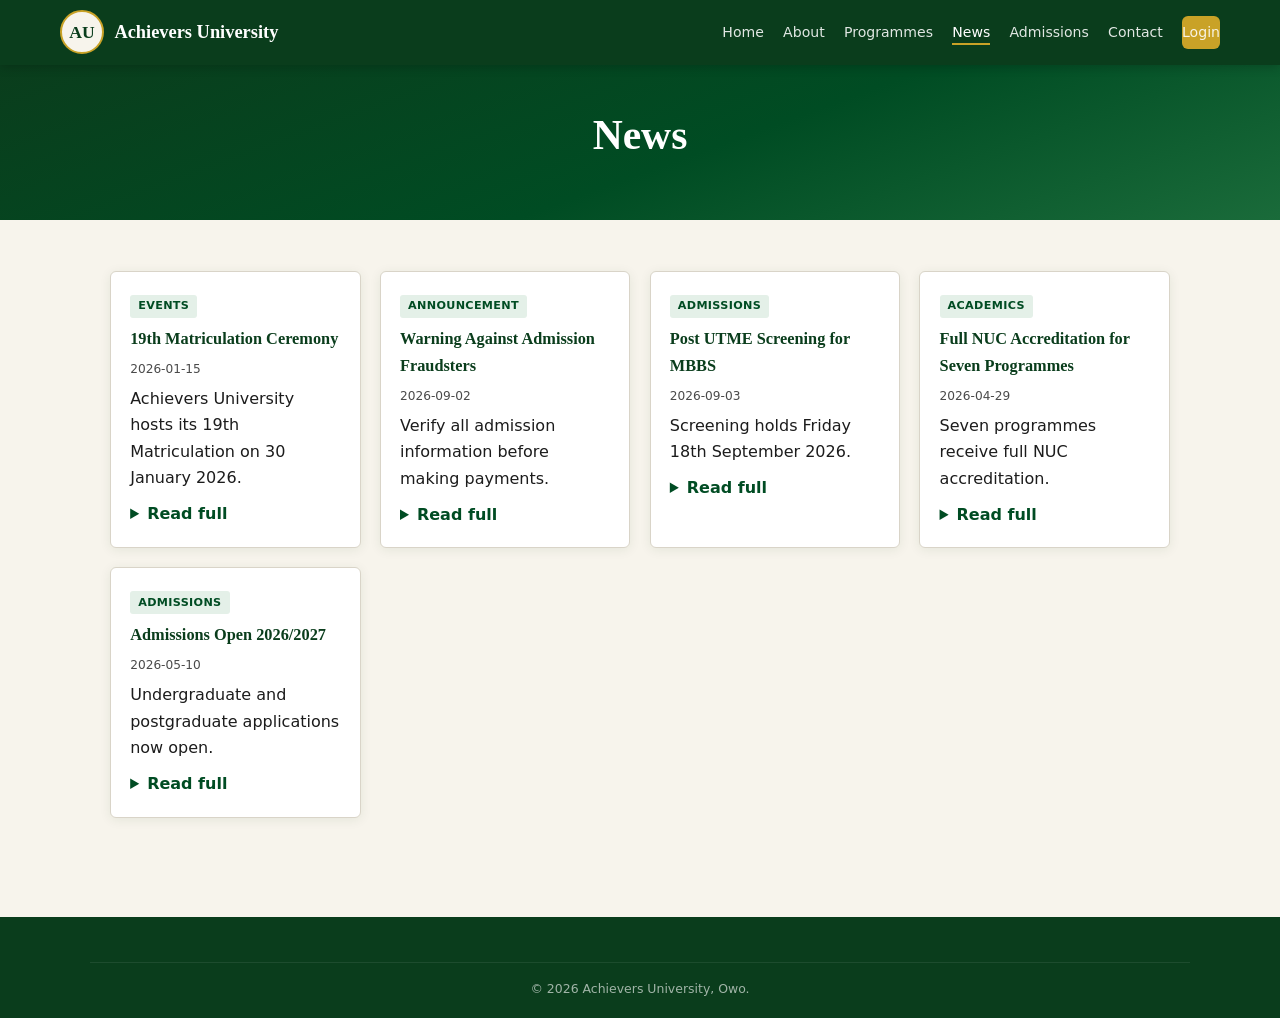
<file: achievers-uni-v2/news.html>
<!DOCTYPE html>
<html lang="en">
<head>
  <meta charset="UTF-8">
  <meta name="viewport" content="width=device-width, initial-scale=1.0">
  <title>News | Achievers University</title>
  <link rel="stylesheet" href="css/style.css">
</head>
<body>
  <header class="site-header">
    <nav class="main-nav">
      <a href="index.html" class="logo"><div class="logo-icon">AU</div><div>Achievers University</div></a>
      <button class="nav-toggle">☰</button>
      <ul class="nav-links">
        <li><a href="index.html">Home</a></li>
        <li><a href="about.html" news>About</a></li>
        <li><a href="programmes.html" news>Programmes</a></li>
        <li><a href="news.html" class="active" news>News</a></li>
        <li><a href="admissions.html" news>Admissions</a></li>
        <li><a href="contact.html" news>Contact</a></li>
        <li><a href="login.html" class="btn btn-primary btn-sm">Login</a></li>
      </ul>
    </nav>
  </header>
  <section class="hero" style="padding:2.8rem 1.25rem">
    <div style="max-width:900px;margin:0 auto;text-align:center">
      <h1 style="font-family:var(--font)">News</h1>
    </div>
  </section>
  <section class="section" id="mainContent"></section>
  <footer class="site-footer"><div class="footer-bottom">© 2026 Achievers University, Owo.</div></footer>
  <script src="js/app.js"></script>
  <script>
    const content = {
      about: `<div style="max-width:720px;margin:0 auto"><h2 style="font-family:var(--font);color:var(--green-deep);margin-bottom:1rem">About Achievers University</h2>
        <p style="margin-bottom:1rem">Established in 2007 and located at KM 1, Idasen-Ute Road, Owo, Ondo State. The first private university in Ondo and Ekiti States.</p>
        <p style="margin-bottom:1rem"><strong>Vision:</strong> To be the best University in Africa and one of the best in the World.</p>
        <p style="margin-bottom:1rem"><strong>Mission:</strong> To produce competent, self-reliant and globally relevant graduates.</p>
        <p><strong>Motto:</strong> “Knowledge, Integrity and Leadership”</p></div>`,
      programmes: `<div class="cards-grid">
        <div class="card"><div class="card-body"><span class="badge badge-green">Medicine</span><h3 style="margin-top:.5rem">MBBS – Medicine & Surgery</h3><p class="meta">6 years</p></div></div>
        <div class="card"><div class="card-body"><span class="badge badge-green">Pharmacy</span><h3 style="margin-top:.5rem">Pharm.D – Doctor of Pharmacy</h3><p class="meta">6 years</p></div></div>
        <div class="card"><div class="card-body"><span class="badge badge-green">Nursing</span><h3 style="margin-top:.5rem">B.NSc. Nursing Science</h3><p class="meta">5 years</p></div></div>
        <div class="card"><div class="card-body"><span class="badge badge-gold">Engineering</span><h3 style="margin-top:.5rem">B.Eng. Electrical / Computer / Mechanical / Civil</h3><p class="meta">5 years</p></div></div>
        <div class="card"><div class="card-body"><span class="badge badge-gold">Law</span><h3 style="margin-top:.5rem">LL.B. Bachelor of Laws</h3><p class="meta">5 years</p></div></div>
        <div class="card"><div class="card-body"><span class="badge badge-green">Sciences</span><h3 style="margin-top:.5rem">B.Sc. Computer Science, Microbiology, Geology…</h3><p class="meta">4 years</p></div></div>
      </div><p class="text-center mt-2 text-muted">JAMB cut-off: 150 (higher for Medicine)</p>`,
      news: '',
      admissions: `<div style="max-width:720px;margin:0 auto">
        <h2 style="font-family:var(--font);color:var(--green-deep);margin-bottom:1rem">Admissions 2026/2027</h2>
        <p style="margin-bottom:1rem">Applications are open for undergraduate and postgraduate programmes.</p>
        <h3 style="margin:1rem 0 .5rem">UTME Requirements</h3>
        <ul style="line-height:1.9;margin-bottom:1rem"><li>Minimum JAMB score of 150 (higher for Medicine)</li><li>Five O'Level credits including English and Mathematics</li></ul>
        <h3 style="margin:1rem 0 .5rem">How to Apply</h3>
        <ol style="line-height:1.9"><li>Visit apply.achievers.edu.ng</li><li>Create an account and complete the form</li><li>Attend screening at the University Registry, Owo</li></ol>
        <div class="alert alert-warning" style="margin-top:1.5rem"><strong>Beware of fraudsters!</strong> Only pay through official portals.</div>
      </div>`,
      contact: `<div class="cards-grid">
        <div class="card"><div class="card-body"><h3>📍 Address</h3><p>KM 1, Idasen-Ute Road,<br>P.M.B 1030, Owo,<br>Ondo State, Nigeria.</p></div></div>
        <div class="card"><div class="card-body"><h3>📞 Phone</h3><p>+234 803 936 6046<br>+234 806 026 6505</p></div></div>
        <div class="card"><div class="card-body"><h3>✉️ Email</h3><p>admissions@achievers.edu.ng</p></div></div>
        <div class="card"><div class="card-body"><h3>🕐 Hours</h3><p>Mon–Sat: 9:00 AM – 5:00 PM</p></div></div>
      </div>`
    };
    if ('news' === 'news') {
      const db = getDB();
      document.getElementById('mainContent').innerHTML = '<div class="cards-grid">' + db.news.map(n => `
        <div class="card"><div class="card-body">
          <span class="badge badge-green">${n.category}</span>
          <h3 style="margin-top:.5rem">${n.title}</h3>
          <p class="meta">${n.date}</p>
          <p>${n.excerpt}</p>
          <details style="margin-top:.6rem"><summary style="cursor:pointer;color:var(--green);font-weight:600">Read full</summary>
          <p style="margin-top:.5rem">${n.content}</p></details>
        </div></div>`).join('') + '</div>';
    } else {
      document.getElementById('mainContent').innerHTML = content['news'] || '';
    }
  </script>
</body>
</html>
</file>
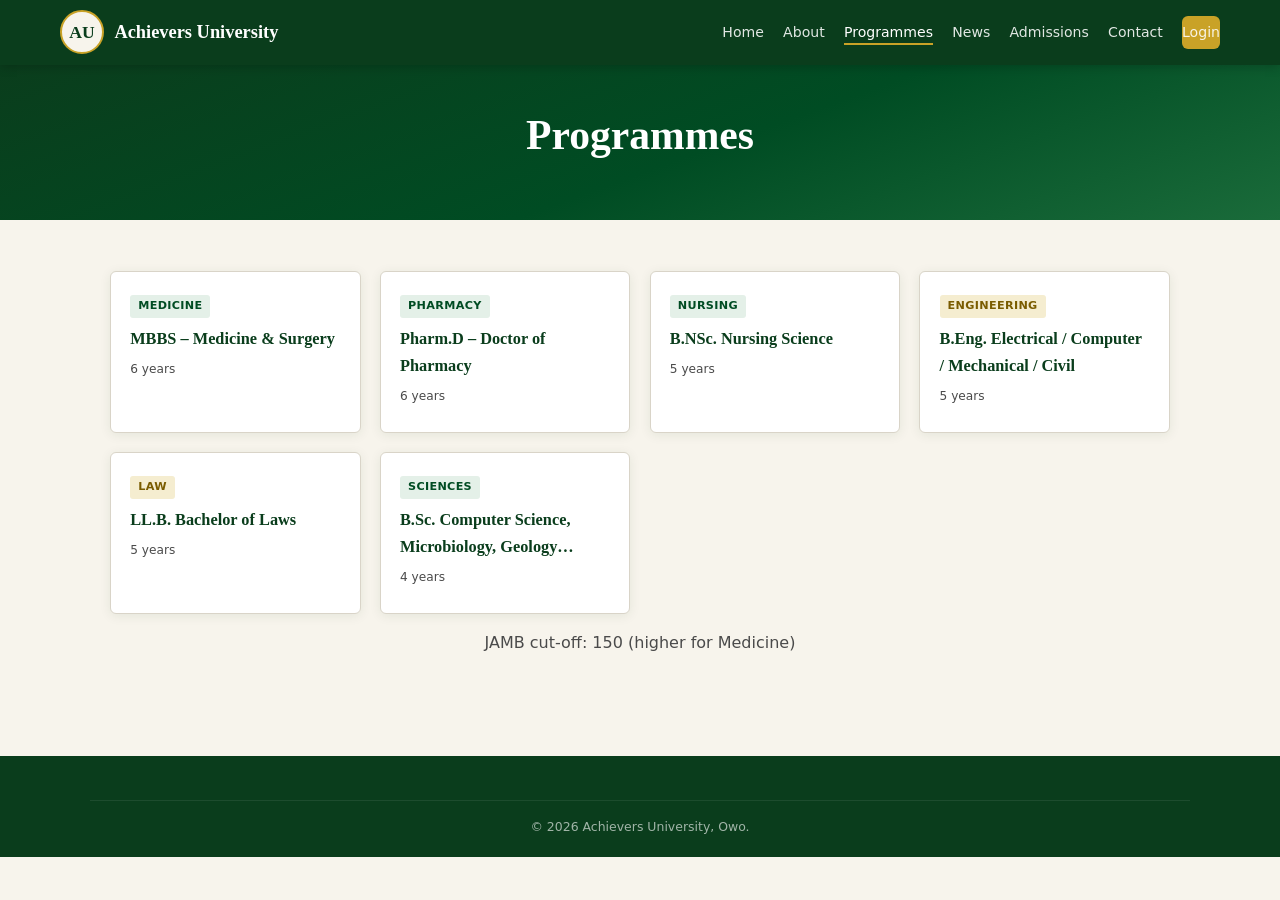
<file: achievers-uni-v2/programmes.html>
<!DOCTYPE html>
<html lang="en">
<head>
  <meta charset="UTF-8">
  <meta name="viewport" content="width=device-width, initial-scale=1.0">
  <title>Programmes | Achievers University</title>
  <link rel="stylesheet" href="css/style.css">
</head>
<body>
  <header class="site-header">
    <nav class="main-nav">
      <a href="index.html" class="logo"><div class="logo-icon">AU</div><div>Achievers University</div></a>
      <button class="nav-toggle">☰</button>
      <ul class="nav-links">
        <li><a href="index.html">Home</a></li>
        <li><a href="about.html" programmes>About</a></li>
        <li><a href="programmes.html" class="active" programmes>Programmes</a></li>
        <li><a href="news.html" programmes>News</a></li>
        <li><a href="admissions.html" programmes>Admissions</a></li>
        <li><a href="contact.html" programmes>Contact</a></li>
        <li><a href="login.html" class="btn btn-primary btn-sm">Login</a></li>
      </ul>
    </nav>
  </header>
  <section class="hero" style="padding:2.8rem 1.25rem">
    <div style="max-width:900px;margin:0 auto;text-align:center">
      <h1 style="font-family:var(--font)">Programmes</h1>
    </div>
  </section>
  <section class="section" id="mainContent"></section>
  <footer class="site-footer"><div class="footer-bottom">© 2026 Achievers University, Owo.</div></footer>
  <script src="js/app.js"></script>
  <script>
    const content = {
      about: `<div style="max-width:720px;margin:0 auto"><h2 style="font-family:var(--font);color:var(--green-deep);margin-bottom:1rem">About Achievers University</h2>
        <p style="margin-bottom:1rem">Established in 2007 and located at KM 1, Idasen-Ute Road, Owo, Ondo State. The first private university in Ondo and Ekiti States.</p>
        <p style="margin-bottom:1rem"><strong>Vision:</strong> To be the best University in Africa and one of the best in the World.</p>
        <p style="margin-bottom:1rem"><strong>Mission:</strong> To produce competent, self-reliant and globally relevant graduates.</p>
        <p><strong>Motto:</strong> “Knowledge, Integrity and Leadership”</p></div>`,
      programmes: `<div class="cards-grid">
        <div class="card"><div class="card-body"><span class="badge badge-green">Medicine</span><h3 style="margin-top:.5rem">MBBS – Medicine & Surgery</h3><p class="meta">6 years</p></div></div>
        <div class="card"><div class="card-body"><span class="badge badge-green">Pharmacy</span><h3 style="margin-top:.5rem">Pharm.D – Doctor of Pharmacy</h3><p class="meta">6 years</p></div></div>
        <div class="card"><div class="card-body"><span class="badge badge-green">Nursing</span><h3 style="margin-top:.5rem">B.NSc. Nursing Science</h3><p class="meta">5 years</p></div></div>
        <div class="card"><div class="card-body"><span class="badge badge-gold">Engineering</span><h3 style="margin-top:.5rem">B.Eng. Electrical / Computer / Mechanical / Civil</h3><p class="meta">5 years</p></div></div>
        <div class="card"><div class="card-body"><span class="badge badge-gold">Law</span><h3 style="margin-top:.5rem">LL.B. Bachelor of Laws</h3><p class="meta">5 years</p></div></div>
        <div class="card"><div class="card-body"><span class="badge badge-green">Sciences</span><h3 style="margin-top:.5rem">B.Sc. Computer Science, Microbiology, Geology…</h3><p class="meta">4 years</p></div></div>
      </div><p class="text-center mt-2 text-muted">JAMB cut-off: 150 (higher for Medicine)</p>`,
      news: '',
      admissions: `<div style="max-width:720px;margin:0 auto">
        <h2 style="font-family:var(--font);color:var(--green-deep);margin-bottom:1rem">Admissions 2026/2027</h2>
        <p style="margin-bottom:1rem">Applications are open for undergraduate and postgraduate programmes.</p>
        <h3 style="margin:1rem 0 .5rem">UTME Requirements</h3>
        <ul style="line-height:1.9;margin-bottom:1rem"><li>Minimum JAMB score of 150 (higher for Medicine)</li><li>Five O'Level credits including English and Mathematics</li></ul>
        <h3 style="margin:1rem 0 .5rem">How to Apply</h3>
        <ol style="line-height:1.9"><li>Visit apply.achievers.edu.ng</li><li>Create an account and complete the form</li><li>Attend screening at the University Registry, Owo</li></ol>
        <div class="alert alert-warning" style="margin-top:1.5rem"><strong>Beware of fraudsters!</strong> Only pay through official portals.</div>
      </div>`,
      contact: `<div class="cards-grid">
        <div class="card"><div class="card-body"><h3>📍 Address</h3><p>KM 1, Idasen-Ute Road,<br>P.M.B 1030, Owo,<br>Ondo State, Nigeria.</p></div></div>
        <div class="card"><div class="card-body"><h3>📞 Phone</h3><p>+234 803 936 6046<br>+234 806 026 6505</p></div></div>
        <div class="card"><div class="card-body"><h3>✉️ Email</h3><p>admissions@achievers.edu.ng</p></div></div>
        <div class="card"><div class="card-body"><h3>🕐 Hours</h3><p>Mon–Sat: 9:00 AM – 5:00 PM</p></div></div>
      </div>`
    };
    if ('programmes' === 'news') {
      const db = getDB();
      document.getElementById('mainContent').innerHTML = '<div class="cards-grid">' + db.news.map(n => `
        <div class="card"><div class="card-body">
          <span class="badge badge-green">${n.category}</span>
          <h3 style="margin-top:.5rem">${n.title}</h3>
          <p class="meta">${n.date}</p>
          <p>${n.excerpt}</p>
          <details style="margin-top:.6rem"><summary style="cursor:pointer;color:var(--green);font-weight:600">Read full</summary>
          <p style="margin-top:.5rem">${n.content}</p></details>
        </div></div>`).join('') + '</div>';
    } else {
      document.getElementById('mainContent').innerHTML = content['programmes'] || '';
    }
  </script>
</body>
</html>
</file>
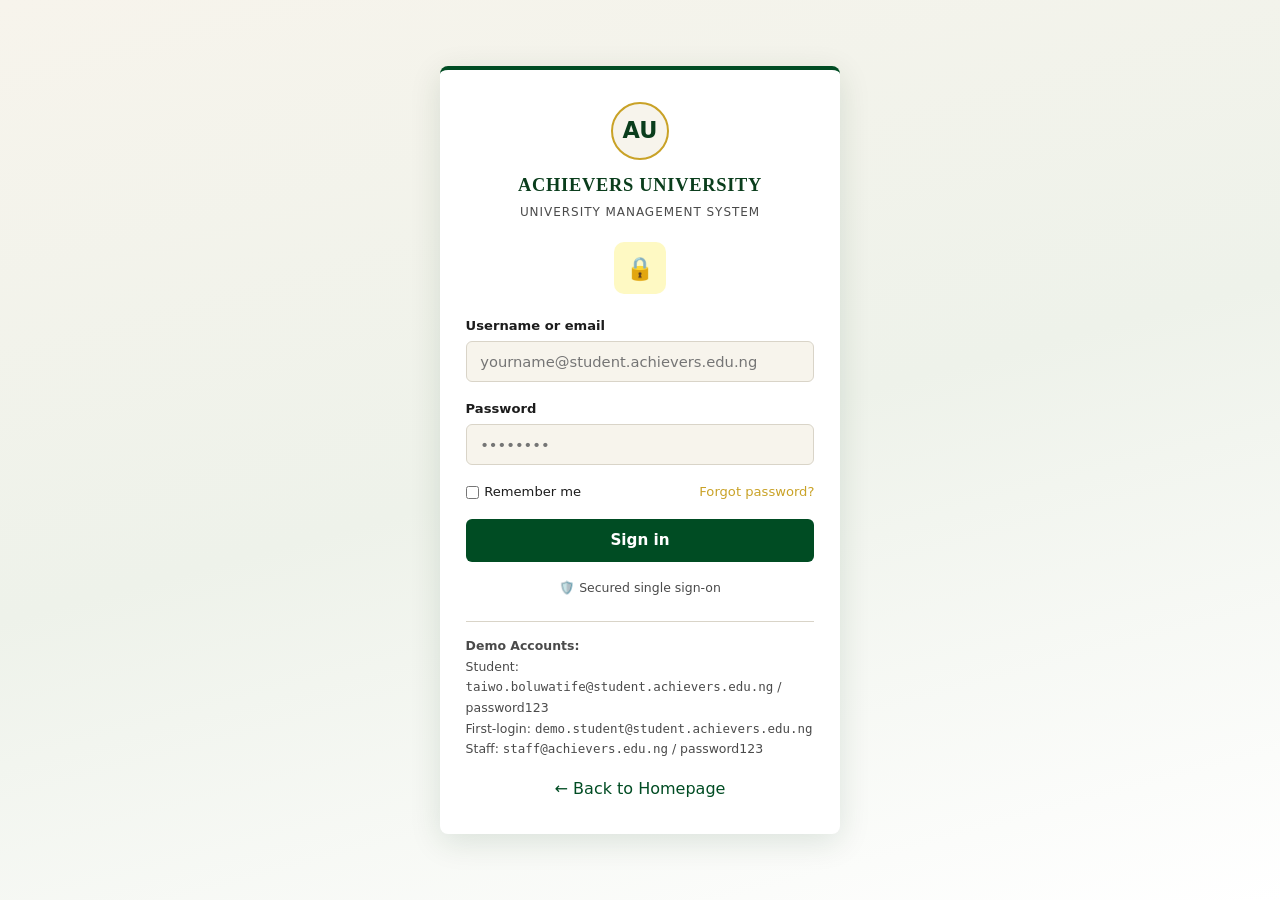
<file: achievers-uni-v2/staff/dashboard.html>
<!DOCTYPE html>
<html lang="en">
<head>
  <meta charset="UTF-8">
  <meta name="viewport" content="width=device-width, initial-scale=1.0">
  <title>Staff Dashboard | Achievers University</title>
  <link rel="stylesheet" href="../css/style.css">
</head>
<body>
  <div class="portal-layout">
    <aside class="sidebar" id="sidebar">
      <div class="sidebar-header">
        <div class="logo-icon">AU</div>
        <div><strong style="font-size:.92rem">Achievers Portal</strong><br><small style="opacity:.8">Staff</small></div>
      </div>
      <nav class="sidebar-nav">
        <a href="#" class="active" data-page="dashboard">📊 Dashboard</a>
        <a href="#" data-page="profile">👤 My Profile</a>
      </nav>
      <div class="sidebar-footer">
        <div id="sidebarUser" style="margin-bottom:.4rem;font-weight:600"></div>
        <button class="btn btn-sm btn-outline" onclick="clearSession();location.href='../login.html'">Logout</button>
      </div>
    </aside>
    <div class="overlay" id="overlay" onclick="document.getElementById('sidebar').classList.remove('open');document.getElementById('overlay').classList.remove('show')"></div>
    <div class="main-content">
      <div class="portal-topbar">
        <div style="display:flex;align-items:center;gap:.7rem">
          <button class="menu-toggle" onclick="document.getElementById('sidebar').classList.toggle('open');document.getElementById('overlay').classList.toggle('show')">☰</button>
          <strong id="pageTitle">Dashboard</strong>
        </div>
        <div style="display:flex;align-items:center;gap:.9rem">
          <span id="topUserName"></span>
          <div class="avatar" id="topAvatar" style="width:34px;height:34px;font-size:.85rem"></div>
        </div>
      </div>
      <div class="portal-body" id="content"></div>
    </div>
  </div>
  <script src="../js/app.js"></script>
  <script>
    const session = requireAuth('staff');
    if (!session) throw new Error('redirect');
    const { user, staff } = getStaffProfile();
    document.getElementById('sidebarUser').textContent = user.first_name + ' ' + user.last_name;
    document.getElementById('topUserName').textContent = user.first_name + ' ' + user.last_name;
    document.getElementById('topAvatar').textContent = (user.first_name[0] + user.last_name[0]).toUpperCase();

    function render() {
      document.getElementById('content').innerHTML = `
        <div class="profile-banner">
          <div class="avatar">${(user.first_name[0]+user.last_name[0]).toUpperCase()}</div>
          <div class="profile-info" style="flex:1">
            <h2>${user.first_name} ${user.last_name}</h2>
            <p>${staff.designation} · ${staff.department}</p>
          </div>
        </div>
        <div class="stats-row" style="grid-template-columns:repeat(4,1fr)">
          <div class="stat-box"><label>Staff ID</label><div class="value" style="font-size:.95rem">${staff.staff_id}</div></div>
          <div class="stat-box"><label>Department</label><div class="value" style="font-size:.9rem">${staff.department}</div></div>
          <div class="stat-box"><label>Faculty</label><div class="value" style="font-size:.85rem">${staff.faculty}</div></div>
          <div class="stat-box"><label>Employed</label><div class="value" style="font-size:.95rem">${staff.employment_date}</div></div>
        </div>
        <div class="panel"><div class="panel-header"><h3>Profile</h3></div><div class="panel-body">
          <p><strong>Email:</strong> ${user.email}</p>
          <p><strong>Phone:</strong> ${user.phone||'—'}</p>
          <p><strong>Designation:</strong> ${staff.designation}</p>
        </div></div>`;
    }
    document.querySelectorAll('.sidebar-nav a').forEach(a => {
      a.addEventListener('click', e => {
        e.preventDefault();
        document.querySelectorAll('.sidebar-nav a').forEach(x => x.classList.remove('active'));
        a.classList.add('active');
        document.getElementById('pageTitle').textContent = a.textContent.trim();
        document.getElementById('sidebar').classList.remove('open');
        document.getElementById('overlay').classList.remove('show');
        render();
      });
    });
    render();
  </script>
</body>
</html>
</file>
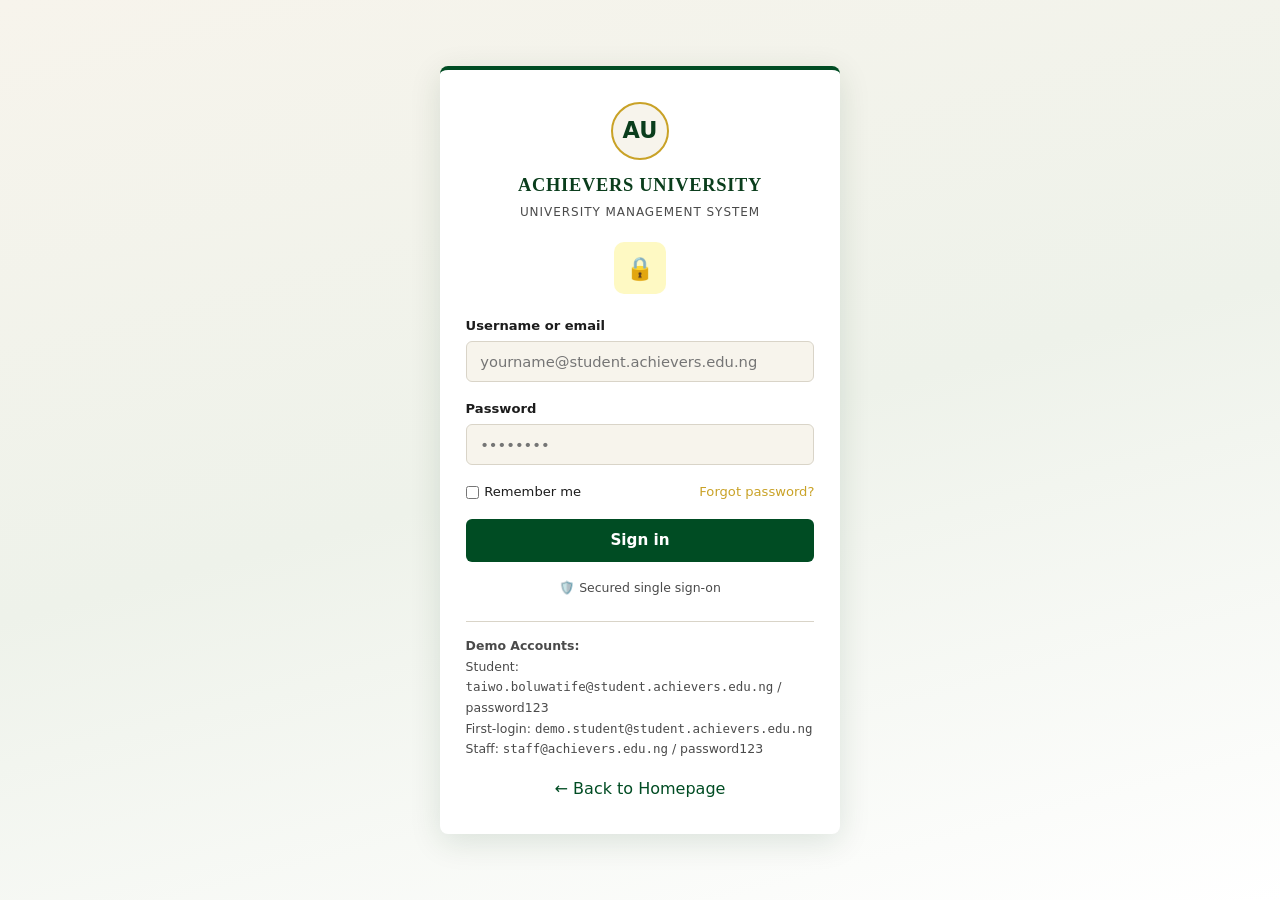
<file: achievers-uni-v2/student/dashboard.html>
<!DOCTYPE html>
<html lang="en">
<head>
  <meta charset="UTF-8">
  <meta name="viewport" content="width=device-width, initial-scale=1.0">
  <title>Student Dashboard | Achievers University</title>
  <link rel="stylesheet" href="../css/style.css">
</head>
<body>
  <div class="portal-layout">
    <aside class="sidebar" id="sidebar">
      <div class="sidebar-header">
        <div class="logo-icon">AU</div>
        <div><strong style="font-size:.92rem">Achievers Portal</strong><br><small style="opacity:.8">Student</small></div>
      </div>
      <nav class="sidebar-nav">
        <a href="#" class="active" data-page="dashboard">📊 Dashboard</a>
        <a href="#" data-page="profile">👤 My Profile</a>
        <a href="#" data-page="courses">📚 Course Forms</a>
        <a href="#" data-page="results">📈 My Results</a>
        <a href="#" data-page="payments">💳 My Payments</a>
        <a href="#" data-page="hostel">🏠 Hostel</a>
        <a href="#" data-page="email">✉️ School Mail</a>
      </nav>
      <div class="sidebar-footer">
        <div id="sidebarUser" style="margin-bottom:.4rem;font-weight:600"></div>
        <button class="btn btn-sm btn-outline" onclick="logout()">Logout</button>
      </div>
    </aside>

    <div class="overlay" id="overlay" onclick="closeSidebar()"></div>
    <div class="main-content">
      <div class="portal-topbar">
        <div style="display:flex;align-items:center;gap:.7rem">
          <button class="menu-toggle" onclick="toggleSidebar()">☰</button>
          <strong id="pageTitle">Dashboard</strong>
        </div>
        <div style="display:flex;align-items:center;gap:.9rem">
          <span id="topUserName"></span>
          <div class="avatar" id="topAvatar" style="width:34px;height:34px;font-size:.85rem"></div>
        </div>
      </div>
      <div class="portal-body" id="content"></div>
    </div>
  </div>

  <script src="../js/app.js"></script>
  <script>
    const session = requireAuth('student');
    if (!session) throw new Error('redirect');

    function toggleSidebar() {
      document.getElementById('sidebar').classList.toggle('open');
      document.getElementById('overlay').classList.toggle('show');
    }
    function closeSidebar() {
      document.getElementById('sidebar').classList.remove('open');
      document.getElementById('overlay').classList.remove('show');
    }
    function logout() { clearSession(); location.href = '../login.html'; }

    function renderDashboard() {
      const { user, student, db } = getStudentProfile();
      document.getElementById('sidebarUser').textContent = user.first_name + ' ' + user.last_name;
      document.getElementById('topUserName').textContent = user.first_name + ' ' + user.last_name;
      document.getElementById('topAvatar').textContent = (user.first_name[0] + user.last_name[0]).toUpperCase();

      const regs = db.registrations.filter(r => r.student_id === student.id);
      const first = regs.filter(r => { const c = db.courses.find(x => x.id === r.course_id); return c && c.semester === 'First'; });
      const second = regs.filter(r => { const c = db.courses.find(x => x.id === r.course_id); return c && c.semester === 'Second'; });
      const firstUnits = first.reduce((s, r) => s + (db.courses.find(c => c.id === r.course_id)?.units || 0), 0);
      const secondUnits = second.reduce((s, r) => s + (db.courses.find(c => c.id === r.course_id)?.units || 0), 0);

      const pays = db.payments.filter(p => p.student_id === student.id);
      const totalPaid = pays.filter(p => p.status === 'Paid').reduce((s, p) => s + p.amount, 0);
      const outstanding = pays.filter(p => p.status === 'Pending').reduce((s, p) => s + p.amount, 0);
      const pendingCount = pays.filter(p => p.status === 'Pending').length;
      const lastPay = pays.find(p => p.status === 'Paid');

      const medicalIncomplete = !student.blood_group || !student.genotype;
      const emailReq = db.email_requests.filter(e => e.student_id === student.id).slice(-1)[0];

      let banners = '';
      if (medicalIncomplete) {
        banners += `<div class="alert-banner warning"><div><strong>❤️ Medical profile incomplete</strong><br><small>Blood group and/or genotype missing from your record.</small></div><button class="btn btn-sm btn-gold" onclick="showPage('profile')">Update</button></div>`;
      }
      if (emailReq && emailReq.status === 'Pending') {
        banners += `<div class="alert-banner danger"><div><strong>✉️ Official email request pending</strong><br><small>Your request is being processed.</small></div><button class="btn btn-sm btn-danger" onclick="showPage('email')">View</button></div>`;
      }

      document.getElementById('content').innerHTML = `
        <div class="profile-banner">
          <div class="avatar">${(user.first_name[0]+user.last_name[0]).toUpperCase()}</div>
          <div class="profile-info" style="flex:1">
            <h2>${user.first_name} ${user.last_name}</h2>
            <p>${student.level} · ${student.programme} · Undergraduate</p>
          </div>
          <button class="btn btn-sm btn-ghost" onclick="showPage('profile')">View profile →</button>
        </div>
        ${banners}
        <div class="stats-row">
          <div class="stat-box"><label>CGPA</label><div class="value">${student.cgpa > 0 ? student.cgpa.toFixed(2) : 'N/A'}</div></div>
          <div class="stat-box"><label>Level</label><div class="value">${student.level}</div></div>
          <div class="stat-box"><label>Session</label><div class="value" style="font-size:.95rem">${student.entry_session}</div></div>
          <div class="stat-box"><label>Outstanding</label><div class="value orange">₦${outstanding.toLocaleString()}</div></div>
          <div class="stat-box"><label>Enrollment</label><div class="value orange">${student.enrollment_status}</div></div>
        </div>
        <div class="two-col">
          <div class="panel">
            <div class="panel-header"><h3>Course Registration — 2025/2026</h3><a href="#" onclick="showPage('courses');return false" style="font-size:.84rem;color:var(--green)">Register →</a></div>
            <div class="panel-body">
              <div style="display:grid;grid-template-columns:1fr 1fr;gap:.85rem">
                <div class="semester-box">
                  <h4>First Semester <span>${firstUnits}/18 units</span></h4>
                  <div class="progress-bar"><div class="fill" style="width:${Math.min(100,firstUnits/18*100)}%"></div></div>
                  <small class="text-muted">${first.length} courses registered</small>
                </div>
                <div class="semester-box">
                  <h4>Second Semester <span>${secondUnits}/17 units</span></h4>
                  <div class="progress-bar"><div class="fill" style="width:${Math.min(100,secondUnits/17*100)}%"></div></div>
                  <small class="text-muted">${second.length} courses registered</small>
                </div>
              </div>
            </div>
          </div>
          <div class="panel">
            <div class="panel-header"><h3>Academic Profile Snapshot</h3></div>
            <div class="panel-body" style="font-size:.88rem">
              <div style="display:flex;justify-content:space-between;padding:.35rem 0;border-bottom:1px solid var(--border)"><span class="text-muted">Matric</span><strong>${student.matric}</strong></div>
              <div style="display:flex;justify-content:space-between;padding:.35rem 0;border-bottom:1px solid var(--border)"><span class="text-muted">Status</span><strong class="text-success">${student.academic_status}</strong></div>
              <div style="display:flex;justify-content:space-between;padding:.35rem 0;border-bottom:1px solid var(--border)"><span class="text-muted">Programme</span><strong>${student.programme}</strong></div>
              <div style="display:flex;justify-content:space-between;padding:.35rem 0;border-bottom:1px solid var(--border)"><span class="text-muted">Department</span><strong>${student.department}</strong></div>
              <div style="display:flex;justify-content:space-between;padding:.35rem 0"><span class="text-muted">Graduation</span><strong>${student.projected_graduation}</strong></div>
            </div>
          </div>
        </div>
        <div class="panel">
          <div class="panel-header"><h3>My Payments</h3><a href="#" onclick="showPage('payments');return false" style="font-size:.84rem;color:var(--green)">View all →</a></div>
          <div class="panel-body">
            <div class="stats-row" style="grid-template-columns:repeat(4,1fr);margin:0">
              <div class="stat-box"><label>Outstanding</label><div class="value">₦${outstanding.toLocaleString()}</div></div>
              <div class="stat-box"><label>Total Paid</label><div class="value green">₦${totalPaid.toLocaleString()}</div></div>
              <div class="stat-box"><label>Pending</label><div class="value">${pendingCount}</div></div>
              <div class="stat-box"><label>Last Payment</label><div class="value" style="font-size:.9rem">${lastPay ? lastPay.paid_at : '—'}</div></div>
            </div>
          </div>
        </div>`;
    }

    function showPage(page) {
      document.querySelectorAll('.sidebar-nav a').forEach(a => a.classList.remove('active'));
      const link = document.querySelector(`[data-page="${page}"]`);
      if (link) link.classList.add('active');
      document.getElementById('pageTitle').textContent = link ? link.textContent.trim() : page;
      closeSidebar();

      if (page === 'dashboard') { renderDashboard(); return; }

      const { user, student, db } = getStudentProfile();

      if (page === 'profile') {
        document.getElementById('content').innerHTML = `
          <div class="panel"><div class="panel-header"><h3>My Profile</h3></div><div class="panel-body">
            <div style="display:grid;grid-template-columns:1fr 1fr;gap:1.3rem">
              <div><h4 style="color:var(--green);margin-bottom:.8rem">Personal</h4>
                <p><strong>Name:</strong> ${user.first_name} ${user.last_name}</p>
                <p><strong>Email:</strong> ${user.email}</p>
                <p><strong>Phone:</strong> ${user.phone||'—'}</p>
                <p><strong>Matric:</strong> ${student.matric}</p>
              </div>
              <div><h4 style="color:var(--green);margin-bottom:.8rem">Academic</h4>
                <p><strong>Level:</strong> ${student.level}</p>
                <p><strong>Programme:</strong> ${student.programme}</p>
                <p><strong>Department:</strong> ${student.department}</p>
                <p><strong>Faculty:</strong> ${student.faculty}</p>
              </div>
            </div>
            <hr style="margin:1.3rem 0;border:none;border-top:1px solid var(--border)">
            <h4 style="color:var(--green);margin-bottom:.8rem">Medical Information</h4>
            <div style="display:flex;gap:.8rem;align-items:flex-end;flex-wrap:wrap">
              <div class="form-group" style="margin:0"><label>Blood Group</label>
                <select id="bloodGroup" class="form-control">${['','A+','A-','B+','B-','AB+','AB-','O+','O-'].map(b=>`<option value="${b}" ${student.blood_group===b?'selected':''}>${b||'Select'}</option>`).join('')}</select>
              </div>
              <div class="form-group" style="margin:0"><label>Genotype</label>
                <select id="genotype" class="form-control">${['','AA','AS','SS','AC','SC'].map(g=>`<option value="${g}" ${student.genotype===g?'selected':''}>${g||'Select'}</option>`).join('')}</select>
              </div>
              <button class="btn btn-green" onclick="saveMedical()">Save</button>
            </div>
            <div id="medAlert" class="hidden mt-2"></div>
          </div></div>`;
        return;
      }

      if (page === 'courses') {
        const available = db.courses.filter(c => c.level === student.level && (c.department === student.department || c.department === 'General Studies'));
        const registered = db.registrations.filter(r => r.student_id === student.id);
        document.getElementById('content').innerHTML = `
          <div class="panel"><div class="panel-header"><h3>Course Registration — 2025/2026</h3></div><div class="panel-body">
            <h4 style="margin-bottom:.7rem">Registered</h4>
            <table class="table"><thead><tr><th>Code</th><th>Title</th><th>Units</th><th>Sem</th><th></th></tr></thead>
            <tbody>${registered.length ? registered.map(r => {
              const c = db.courses.find(x => x.id === r.course_id);
              return `<tr><td><strong>${c.code}</strong></td><td>${c.title}</td><td>${c.units}</td><td>${c.semester}</td>
              <td><button class="btn btn-sm btn-danger" onclick="dropCourse(${c.id})">Drop</button></td></tr>`;
            }).join('') : '<tr><td colspan="5" class="text-center text-muted">No courses yet</td></tr>'}</tbody></table>
            <h4 style="margin:1.3rem 0 .7rem">Available</h4>
            <table class="table"><thead><tr><th>Code</th><th>Title</th><th>Units</th><th>Sem</th><th></th></tr></thead>
            <tbody>${available.map(c => {
              const reg = registered.find(r => r.course_id === c.id);
              return `<tr><td><strong>${c.code}</strong></td><td>${c.title}</td><td>${c.units}</td><td>${c.semester}</td>
              <td>${reg ? '<span class="badge badge-green">Registered</span>' : `<button class="btn btn-sm btn-green" onclick="regCourse(${c.id})">Register</button>`}</td></tr>`;
            }).join('')}</tbody></table>
          </div></div>`;
        return;
      }

      if (page === 'results') {
        document.getElementById('content').innerHTML = `
          <div class="panel"><div class="panel-header"><h3>Semester Results</h3></div><div class="panel-body">
            <p class="mb-2">CGPA: <strong>N/A (100 Level – no results yet)</strong></p>
            <p class="text-muted text-center" style="padding:2rem">No results published yet for your level.</p>
          </div></div>`;
        return;
      }

      if (page === 'payments') {
        const pays = db.payments.filter(p => p.student_id === student.id);
        document.getElementById('content').innerHTML = `
          <div class="panel"><div class="panel-header"><h3>My Payments</h3></div><div class="panel-body">
            <div style="display:flex;gap:.7rem;margin-bottom:1.3rem;flex-wrap:wrap">
              <button class="btn btn-green" onclick="makePayment('School Fees',450000)">Pay School Fees (₦450,000)</button>
              <button class="btn btn-green" onclick="makePayment('Hostel Fee',120000)">Pay Hostel (₦120,000)</button>
              <button class="btn btn-gold" onclick="makePayment('Acceptance Fee',50000)">Pay Acceptance (₦50,000)</button>
            </div>
            <table class="table"><thead><tr><th>Type</th><th>Amount</th><th>Reference</th><th>Status</th><th>Date</th></tr></thead>
            <tbody>${pays.map(p => `<tr><td>${p.type}</td><td>₦${p.amount.toLocaleString()}</td><td><code>${p.reference}</code></td>
              <td><span class="badge ${p.status==='Paid'?'badge-green':'badge-gold'}">${p.status}</span></td>
              <td>${p.paid_at||'—'}</td></tr>`).join('') || '<tr><td colspan="5" class="text-center">No payments</td></tr>'}</tbody></table>
          </div></div>`;
        return;
      }

      if (page === 'hostel') {
        document.getElementById('content').innerHTML = `
          <div class="panel"><div class="panel-header"><h3>Hostel Accommodation</h3></div><div class="panel-body">
            <p class="mb-2">Apply for on-campus hostel for the current session.</p>
            <div class="cards-grid">
              <div class="card"><div class="card-body"><h3>Male Hall A</h3><p class="meta">4-bed · ₦120,000</p><button class="btn btn-sm btn-green mt-1" onclick="makePayment('Hostel Fee',120000)">Apply & Pay</button></div></div>
              <div class="card"><div class="card-body"><h3>Female Hall B</h3><p class="meta">4-bed · ₦120,000</p><button class="btn btn-sm btn-green mt-1" onclick="makePayment('Hostel Fee',120000)">Apply & Pay</button></div></div>
              <div class="card"><div class="card-body"><h3>Premium Suite</h3><p class="meta">2-bed · ₦250,000</p><button class="btn btn-sm btn-green mt-1" onclick="makePayment('Hostel Fee',250000)">Apply & Pay</button></div></div>
            </div>
          </div></div>`;
        return;
      }

      if (page === 'email') {
        document.getElementById('content').innerHTML = `
          <div class="panel"><div class="panel-header"><h3>Request Official School Email</h3></div><div class="panel-body">
            <p class="mb-2">Your official Achievers email will be used for academic communications.</p>
            <button class="btn btn-green" onclick="requestEmail()">Request Official Email</button>
            <div id="emailAlert" class="hidden mt-2"></div>
          </div></div>`;
        return;
      }
    }

    function regCourse(id) {
      const db = getDB();
      const { student } = getStudentProfile();
      if (db.registrations.find(r => r.student_id === student.id && r.course_id === id)) { alert('Already registered'); return; }
      db.registrations.push({ id: Date.now(), student_id: student.id, course_id: id });
      saveDB(db);
      showPage('courses');
    }
    function dropCourse(id) {
      const db = getDB();
      const { student } = getStudentProfile();
      db.registrations = db.registrations.filter(r => !(r.student_id === student.id && r.course_id === id));
      saveDB(db);
      showPage('courses');
    }
    function makePayment(type, amount) {
      const db = getDB();
      const { student } = getStudentProfile();
      const ref = 'AU-' + type.substring(0,3).toUpperCase() + '-' + Date.now();
      db.payments.push({ id: Date.now(), student_id: student.id, type, amount, status: 'Paid', reference: ref, paid_at: new Date().toISOString().slice(0,10) });
      db.payments.forEach(p => { if (p.student_id === student.id && p.type === type && p.status === 'Pending') p.status = 'Paid'; });
      saveDB(db);
      alert('Payment successful (demo)\nReference: ' + ref);
      showPage('payments');
    }
    function requestEmail() {
      const db = getDB();
      const { user, student } = getStudentProfile();
      const email = user.first_name.toLowerCase() + '.' + user.last_name.toLowerCase().replace(/\s/g,'') + '@student.achievers.edu.ng';
      db.email_requests.push({ id: Date.now(), student_id: student.id, email, status: 'Pending' });
      saveDB(db);
      const el = document.getElementById('emailAlert');
      el.className = 'alert alert-success mt-2';
      el.textContent = 'Request submitted. Suggested: ' + email;
      el.classList.remove('hidden');
    }
    function saveMedical() {
      const db = getDB();
      const { student } = getStudentProfile();
      const st = db.students.find(s => s.id === student.id);
      st.blood_group = document.getElementById('bloodGroup').value;
      st.genotype = document.getElementById('genotype').value;
      saveDB(db);
      const el = document.getElementById('medAlert');
      el.className = 'alert alert-success mt-2';
      el.textContent = 'Medical profile updated.';
      el.classList.remove('hidden');
    }

    document.querySelectorAll('.sidebar-nav a').forEach(a => {
      a.addEventListener('click', e => { e.preventDefault(); showPage(a.dataset.page); });
    });
    renderDashboard();
  </script>
</body>
</html>
</file>
<file: achievers-uni-v2/css/style.css>
/* Achievers University – Classic Responsive Theme */
:root {
  --green-deep: #0a3d1c;
  --green: #004C23;
  --green-mid: #006400;
  --gold: #c9a227;
  --gold-light: #e8d48b;
  --cream: #f7f4ec;
  --cream-dark: #ebe6d9;
  --white: #fff;
  --text: #1c1c1c;
  --text-soft: #4a4a4a;
  --border: #d9d4c8;
  --success: #0d7a3e;
  --warning: #b8860b;
  --danger: #9b1c1c;
  --shadow: 0 2px 12px rgba(10,61,28,.08);
  --radius: 6px;
  --font: Georgia, "Times New Roman", serif;
  --sans: "Segoe UI", system-ui, sans-serif;
}
*,*::before,*::after{box-sizing:border-box;margin:0;padding:0}
html{scroll-behavior:smooth}
body{font-family:var(--sans);background:var(--cream);color:var(--text);line-height:1.65;min-height:100vh}
a{color:var(--green);text-decoration:none}
a:hover{color:var(--green-mid)}
img{max-width:100%;height:auto}

/* HEADER */
.site-header{background:var(--green-deep);color:#fff;position:sticky;top:0;z-index:1000;box-shadow:0 2px 10px rgba(0,0,0,.2)}
.header-top{display:flex;justify-content:space-between;align-items:center;padding:.4rem 1.25rem;font-size:.78rem;background:rgba(0,0,0,.25)}
.header-top a{color:var(--gold-light)}
.main-nav{display:flex;align-items:center;justify-content:space-between;padding:.65rem 1.25rem;max-width:1200px;margin:0 auto;gap:1rem;flex-wrap:wrap}
.logo{display:flex;align-items:center;gap:.65rem;color:#fff;font-family:var(--font);font-weight:700;font-size:1.15rem}
.logo-icon{width:44px;height:44px;background:var(--cream);border-radius:50%;display:flex;align-items:center;justify-content:center;font-size:1.1rem;color:var(--green-deep);font-weight:800;border:2.5px solid var(--gold);flex-shrink:0}
.nav-links{display:flex;gap:.15rem 1.2rem;list-style:none;align-items:center;flex-wrap:wrap}
.nav-links a{color:rgba(255,255,255,.88);font-weight:500;font-size:.88rem;padding:.3rem 0;position:relative}
.nav-links a:hover,.nav-links a.active{color:#fff}
.nav-links a.active::after,.nav-links a:hover::after{content:'';position:absolute;bottom:0;left:0;right:0;height:2px;background:var(--gold)}
.nav-toggle{display:none;background:none;border:none;color:#fff;font-size:1.5rem;cursor:pointer}

/* BUTTONS */
.btn{display:inline-flex;align-items:center;justify-content:center;gap:.35rem;padding:.55rem 1.2rem;border-radius:var(--radius);font-weight:600;font-size:.88rem;border:none;cursor:pointer;transition:.2s;font-family:var(--sans);white-space:nowrap}
.btn-primary{background:var(--gold);color:var(--green-deep)}
.btn-primary:hover{background:var(--gold-light)}
.btn-outline{background:transparent;border:1.5px solid rgba(255,255,255,.7);color:#fff}
.btn-outline:hover{background:#fff;color:var(--green-deep)}
.btn-green{background:var(--green);color:#fff}
.btn-green:hover{background:var(--green-mid)}
.btn-sm{padding:.35rem .8rem;font-size:.8rem}
.btn-danger{background:var(--danger);color:#fff}
.btn-gold{background:var(--gold);color:var(--green-deep)}
.btn-ghost{background:transparent;border:1px solid var(--border);color:var(--text)}
.btn-ghost:hover{background:var(--cream-dark)}

/* HERO */
.hero{background:linear-gradient(160deg,var(--green-deep),var(--green) 55%,#1a6b3a);color:#fff;padding:4rem 1.25rem 4.5rem}
.hero-content{max-width:1100px;margin:0 auto;display:grid;grid-template-columns:1.3fr 1fr;gap:2rem;align-items:center}
.hero h1{font-family:var(--font);font-size:clamp(1.8rem,4vw,2.6rem);line-height:1.25;margin-bottom:.85rem}
.hero h1 span{color:var(--gold-light)}
.hero p{font-size:1.05rem;opacity:.92;margin-bottom:1.5rem;max-width:460px}
.hero-actions{display:flex;gap:.75rem;flex-wrap:wrap}
.hero-stats{display:grid;grid-template-columns:1fr 1fr;gap:.8rem}
.stat-card{background:rgba(255,255,255,.08);border:1px solid rgba(255,255,255,.12);border-radius:var(--radius);padding:1rem;text-align:center}
.stat-card strong{display:block;font-size:1.55rem;color:var(--gold-light);font-family:var(--font)}
.stat-card span{font-size:.78rem;opacity:.85}

/* SECTIONS */
.section{padding:3.2rem 1.25rem;max-width:1100px;margin:0 auto}
.section-header{text-align:center;margin-bottom:2rem}
.section-header h2{font-family:var(--font);font-size:1.8rem;color:var(--green-deep);margin-bottom:.35rem}
.section-header p{color:var(--text-soft);max-width:540px;margin:0 auto}
.cards-grid{display:grid;grid-template-columns:repeat(auto-fill,minmax(240px,1fr));gap:1.2rem}
.card{background:var(--white);border-radius:var(--radius);box-shadow:var(--shadow);border:1px solid var(--border);overflow:hidden;transition:.2s}
.card:hover{transform:translateY(-3px);box-shadow:0 8px 28px rgba(10,61,28,.12)}
.card-body{padding:1.2rem}
.card-img{height:120px;background:linear-gradient(135deg,var(--green-deep),var(--green-mid));display:flex;align-items:center;justify-content:center;color:var(--gold-light);font-size:2rem}
.card h3{font-family:var(--font);font-size:1.02rem;margin-bottom:.35rem;color:var(--green-deep)}
.card .meta{font-size:.76rem;color:var(--text-soft);margin-bottom:.45rem}
.badge{display:inline-block;padding:.15rem .5rem;border-radius:3px;font-size:.7rem;font-weight:600;text-transform:uppercase;letter-spacing:.03em}
.badge-green{background:#e4f0e8;color:var(--green)}
.badge-gold{background:#f5edd0;color:#7a5c00}

.features{display:grid;grid-template-columns:repeat(3,1fr);gap:1.5rem;margin-top:1.3rem}
.feature{text-align:center;padding:1rem}
.feature-icon{width:54px;height:54px;background:var(--cream-dark);color:var(--green);border-radius:50%;border:2px solid var(--gold);display:flex;align-items:center;justify-content:center;font-size:1.3rem;margin:0 auto .8rem}
.feature h3{font-family:var(--font);margin-bottom:.35rem;color:var(--green-deep);font-size:1.02rem}

/* FOOTER */
.site-footer{background:var(--green-deep);color:rgba(255,255,255,.82);padding:2.8rem 1.25rem 1.2rem;margin-top:3rem}
.footer-grid{max-width:1100px;margin:0 auto 1.5rem;display:grid;grid-template-columns:1.5fr 1fr 1fr 1fr;gap:1.5rem}
.footer-grid h4{color:var(--gold-light);margin-bottom:.7rem;font-family:var(--font);font-size:.92rem}
.footer-grid ul{list-style:none}
.footer-grid li{margin-bottom:.35rem}
.footer-grid a{color:rgba(255,255,255,.7);font-size:.86rem}
.footer-grid a:hover{color:var(--gold-light)}
.footer-bottom{border-top:1px solid rgba(255,255,255,.1);padding-top:1rem;text-align:center;font-size:.78rem;max-width:1100px;margin:0 auto;opacity:.75}

/* LOGIN */
.login-page{min-height:100vh;display:flex;align-items:center;justify-content:center;background:linear-gradient(165deg,var(--cream),#eef2ea 50%,#fff);padding:1.25rem}
.login-card{background:#fff;border-radius:8px;box-shadow:0 8px 32px rgba(10,61,28,.12);width:100%;max-width:400px;padding:2rem 1.6rem;border-top:4px solid var(--green)}
.login-logo{text-align:center;margin-bottom:1.2rem}
.login-logo .logo-icon{margin:0 auto .65rem;width:58px;height:58px;font-size:1.4rem}
.login-logo h1{font-family:var(--font);font-size:1.15rem;color:var(--green-deep);letter-spacing:.04em}
.login-logo p{font-size:.75rem;color:var(--text-soft);letter-spacing:.08em;text-transform:uppercase;margin-top:.15rem}
.form-group{margin-bottom:1rem}
.form-group label{display:block;font-size:.82rem;font-weight:600;margin-bottom:.3rem}
.form-control{width:100%;padding:.68rem .85rem;border:1.5px solid var(--border);border-radius:var(--radius);font-size:.92rem;background:var(--cream);font-family:var(--sans)}
.form-control:focus{outline:none;border-color:var(--green);box-shadow:0 0 0 3px rgba(0,76,35,.12);background:#fff}
.form-row{display:flex;justify-content:space-between;align-items:center;margin-bottom:1rem;font-size:.82rem}
.login-card .btn{width:100%;padding:.78rem;font-size:.95rem}
.alert{padding:.7rem .9rem;border-radius:var(--radius);margin-bottom:.85rem;font-size:.86rem}
.alert-error{background:#fdf2f2;color:var(--danger);border:1px solid #f0c8c8}
.alert-success{background:#f0f7f2;color:var(--success);border:1px solid #c5e0cf}
.alert-info{background:#f0f4f8;color:#1e4a6e;border:1px solid #c5d4e0}
.alert-warning{background:#fdf8eb;color:#7a5c00;border:1px solid #edd9a0}
.hidden{display:none!important}

/* PORTAL */
.portal-layout{display:flex;min-height:100vh;background:var(--cream)}
.sidebar{width:230px;background:var(--green-deep);color:#fff;display:flex;flex-direction:column;position:fixed;top:0;left:0;bottom:0;z-index:50;transition:transform .25s}
.sidebar-header{padding:1rem;display:flex;align-items:center;gap:.6rem;border-bottom:1px solid rgba(255,255,255,.1)}
.sidebar-header .logo-icon{width:36px;height:36px;font-size:.9rem;background:var(--cream);border-color:var(--gold)}
.sidebar-nav{flex:1;padding:.7rem 0;overflow-y:auto}
.sidebar-nav a{display:flex;align-items:center;gap:.6rem;padding:.65rem 1rem;color:rgba(255,255,255,.8);font-weight:500;font-size:.86rem;border-left:3px solid transparent;transition:.15s}
.sidebar-nav a:hover,.sidebar-nav a.active{background:rgba(255,255,255,.08);color:#fff;border-left-color:var(--gold)}
.sidebar-footer{padding:.9rem;border-top:1px solid rgba(255,255,255,.1);font-size:.78rem}
.sidebar-footer .btn{width:100%;border-color:rgba(255,255,255,.3);color:#fff;margin-top:.4rem}
.sidebar-footer .btn:hover{background:rgba(255,255,255,.1);color:#fff}
.main-content{flex:1;margin-left:230px;display:flex;flex-direction:column;min-width:0}
.portal-topbar{background:#fff;border-bottom:1px solid var(--border);padding:.8rem 1.2rem;display:flex;justify-content:space-between;align-items:center;position:sticky;top:0;z-index:40}
.portal-topbar strong{font-family:var(--font);color:var(--green-deep);font-size:1.02rem}
.portal-body{padding:1.25rem;flex:1}
.menu-toggle{display:none;background:none;border:none;color:var(--green-deep);font-size:1.35rem;cursor:pointer;padding:.25rem}
.overlay{display:none;position:fixed;inset:0;background:rgba(0,0,0,.4);z-index:45}
.overlay.show{display:block}

.profile-banner{background:#fff;border-radius:var(--radius);padding:1.1rem 1.25rem;display:flex;align-items:center;gap:.9rem;box-shadow:var(--shadow);border:1px solid var(--border);margin-bottom:1.1rem;border-left:4px solid var(--green);flex-wrap:wrap}
.avatar{width:50px;height:50px;border-radius:50%;background:var(--green);color:#fff;display:flex;align-items:center;justify-content:center;font-weight:700;font-size:1.05rem;border:2px solid var(--gold);flex-shrink:0}
.profile-info h2{font-family:var(--font);font-size:1.1rem;margin-bottom:.1rem;color:var(--green-deep)}
.profile-info p{font-size:.82rem;color:var(--text-soft)}

.alert-banner{display:flex;align-items:center;justify-content:space-between;gap:.8rem;padding:.8rem 1.1rem;border-radius:var(--radius);margin-bottom:.85rem;font-size:.86rem;flex-wrap:wrap}
.alert-banner.warning{background:#fdf8eb;border:1px solid #edd9a0;color:#6b4e00}
.alert-banner.danger{background:#fdf2f2;border:1px solid #f0c8c8;color:#7a1515}

.stats-row{display:grid;grid-template-columns:repeat(5,1fr);gap:.75rem;margin-bottom:1.2rem}
.stat-box{background:#fff;border-radius:var(--radius);padding:.9rem .6rem;text-align:center;box-shadow:var(--shadow);border:1px solid var(--border)}
.stat-box label{display:block;font-size:.66rem;text-transform:uppercase;letter-spacing:.05em;color:var(--text-soft);margin-bottom:.2rem;font-weight:600}
.stat-box .value{font-size:1.15rem;font-weight:700;color:var(--green-deep);font-family:var(--font)}
.stat-box .value.green{color:var(--success)}
.stat-box .value.orange{color:var(--warning)}

.panel{background:#fff;border-radius:var(--radius);box-shadow:var(--shadow);border:1px solid var(--border);margin-bottom:1.1rem}
.panel-header{padding:.85rem 1.1rem;border-bottom:1px solid var(--border);display:flex;justify-content:space-between;align-items:center;background:var(--cream);border-radius:var(--radius) var(--radius) 0 0;flex-wrap:wrap;gap:.5rem}
.panel-header h3{font-family:var(--font);font-size:.95rem;color:var(--green-deep)}
.panel-body{padding:1.1rem}

.two-col{display:grid;grid-template-columns:1.35fr 1fr;gap:1.1rem}
.semester-box{background:var(--cream);border-radius:var(--radius);padding:.9rem;border:1px solid var(--border)}
.semester-box h4{font-size:.88rem;margin-bottom:.35rem;display:flex;justify-content:space-between;font-family:var(--font);color:var(--green-deep);flex-wrap:wrap;gap:.25rem}
.progress-bar{height:7px;background:var(--cream-dark);border-radius:4px;overflow:hidden;margin:.4rem 0}
.progress-bar .fill{height:100%;background:linear-gradient(90deg,var(--green),var(--green-mid));border-radius:4px}

.table{width:100%;border-collapse:collapse;font-size:.86rem}
.table th,.table td{padding:.6rem .75rem;text-align:left;border-bottom:1px solid var(--border)}
.table th{background:var(--cream);font-weight:600;color:var(--green-deep);font-size:.72rem;text-transform:uppercase}
.table tr:hover{background:#faf9f5}

/* RESPONSIVE */
@media(max-width:1024px){
  .hero-content{grid-template-columns:1fr}
  .features{grid-template-columns:1fr}
  .footer-grid{grid-template-columns:1fr 1fr}
  .stats-row{grid-template-columns:repeat(3,1fr)}
  .two-col{grid-template-columns:1fr}
}
@media(max-width:768px){
  .header-top{display:none}
  .nav-toggle{display:block}
  .nav-links{display:none;width:100%;flex-direction:column;align-items:flex-start;gap:.5rem;padding:.75rem 0}
  .nav-links.open{display:flex}
  .sidebar{transform:translateX(-100%)}
  .sidebar.open{transform:translateX(0)}
  .main-content{margin-left:0}
  .menu-toggle{display:block}
  .stats-row{grid-template-columns:1fr 1fr}
  .portal-body{padding:1rem}
  .hero{padding:2.8rem 1.1rem 3.2rem}
  .section{padding:2.2rem 1.1rem}
}
@media(max-width:480px){
  .stats-row{grid-template-columns:1fr}
  .hero-stats{grid-template-columns:1fr 1fr}
  .footer-grid{grid-template-columns:1fr}
  .stat-box .value{font-size:1.05rem}
}
.text-center{text-align:center}
.mt-1{margin-top:.5rem}
.mt-2{margin-top:1rem}
.mb-2{margin-bottom:1rem}
.text-muted{color:var(--text-soft)}
.text-success{color:var(--success)}
.text-danger{color:var(--danger)}
</file>
